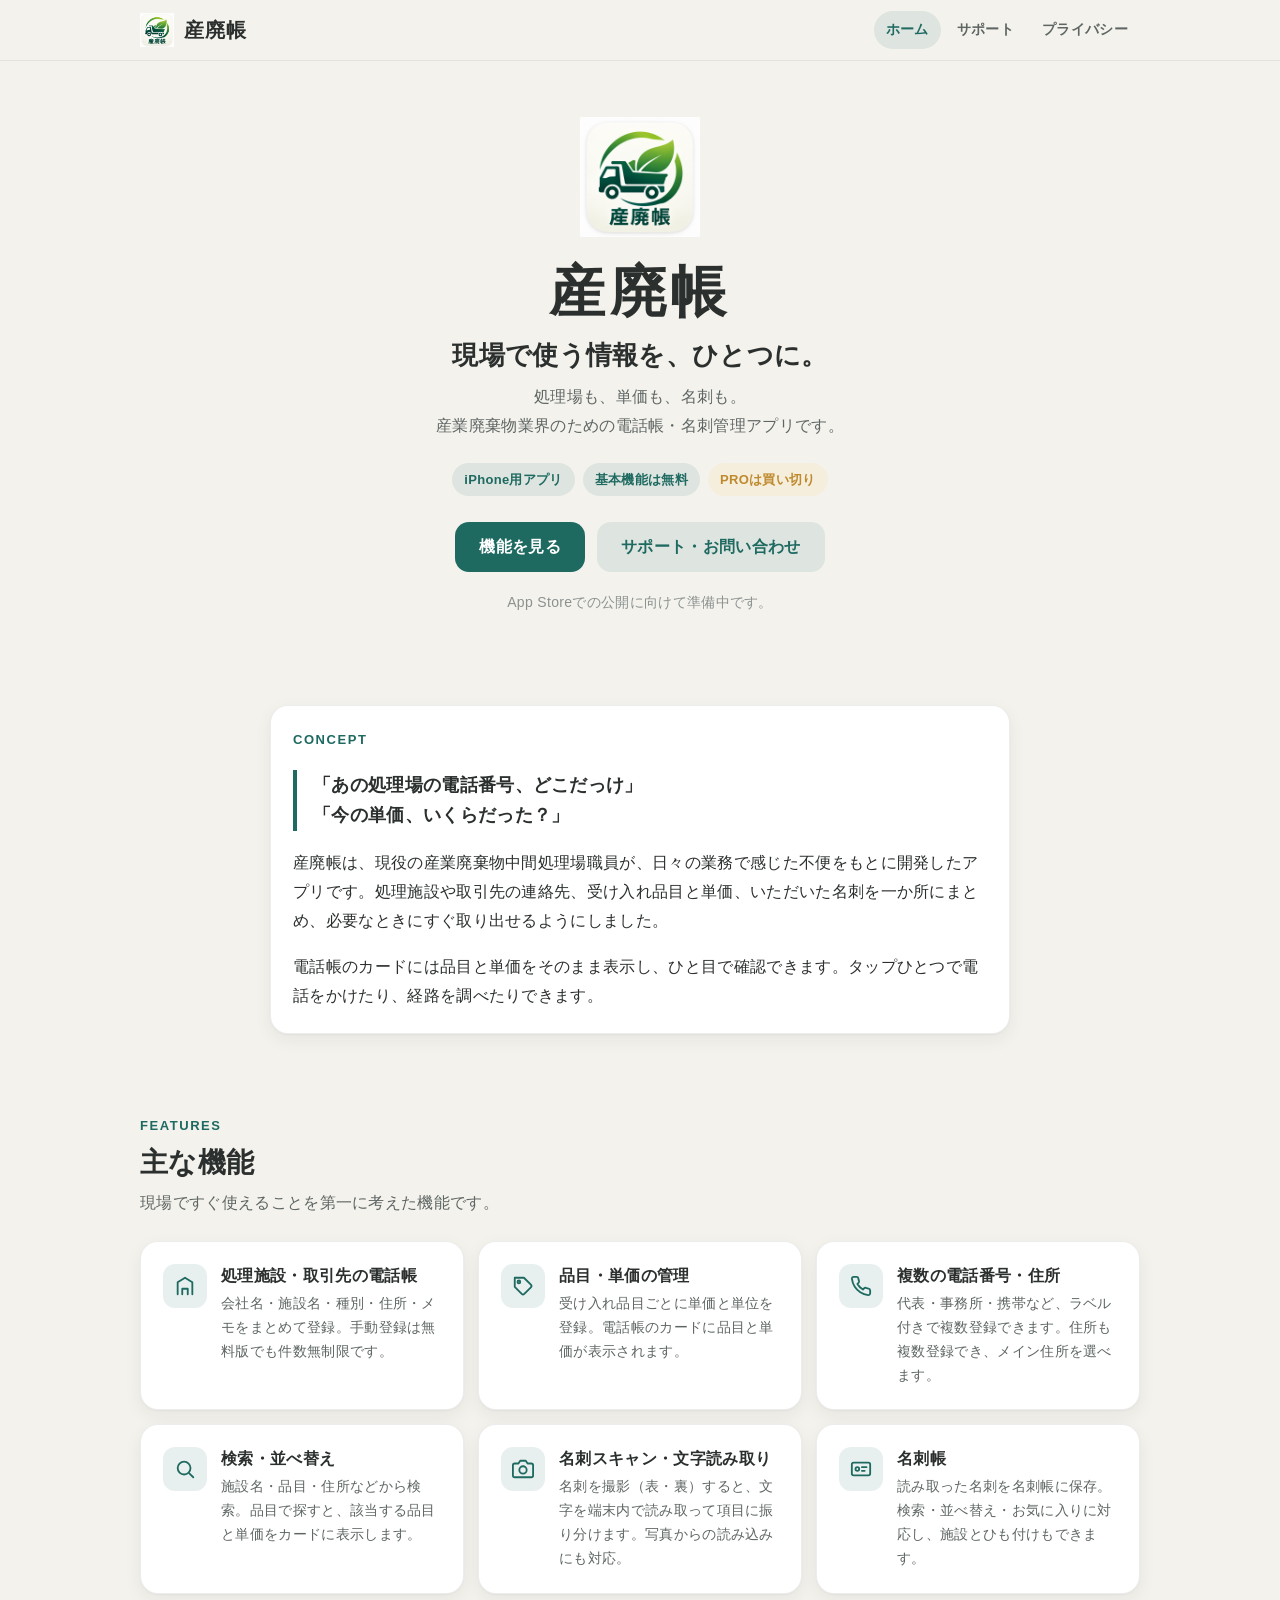
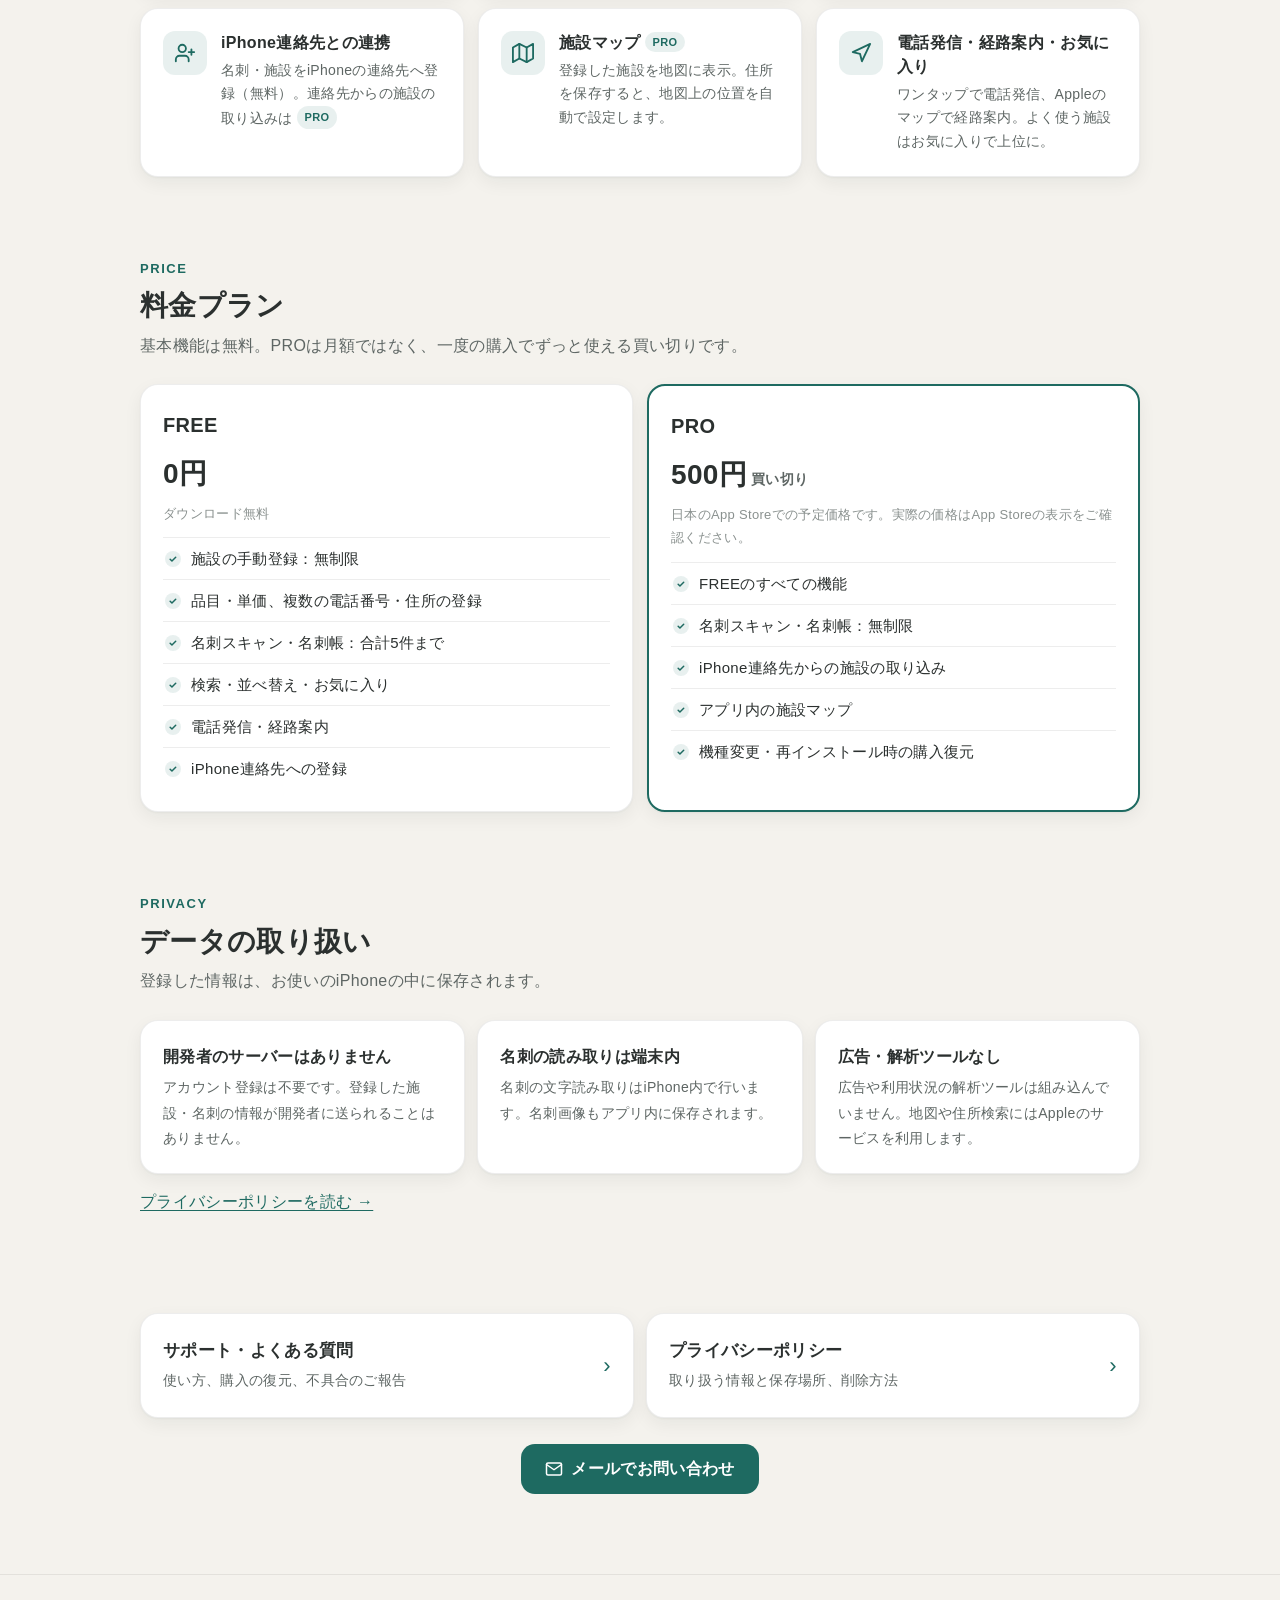
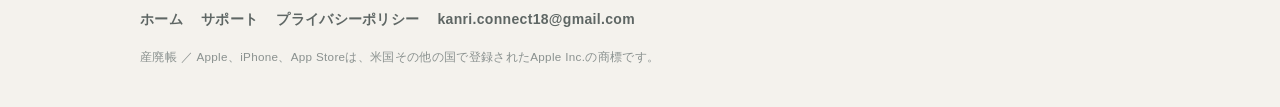
<file: index.html>
<!DOCTYPE html>
<html lang="ja">
<head>
  <meta charset="UTF-8">
  <meta name="viewport" content="width=device-width, initial-scale=1">
  <title>産廃帳｜処理場も、単価も、名刺も。現場で使う情報を、ひとつに。</title>
  <meta name="description" content="産廃帳は、現役の産業廃棄物中間処理場職員が現場での使いやすさを考えて開発した、産業廃棄物業界向けの電話帳・名刺管理iPhoneアプリです。">
  <meta name="theme-color" content="#F4F2ED">
  <link rel="icon" type="image/png" href="assets/app-icon.png">
  <link rel="apple-touch-icon" href="assets/app-icon.png">
  <link rel="stylesheet" href="assets/style.css">
</head>
<body>
  <a class="skip-link" href="#main">本文へ移動</a>

  <header class="site-header">
    <div class="container">
      <a class="brand" href="./"><img src="assets/app-icon.png" alt="" width="34" height="34"><span>産廃帳</span></a>
      <nav class="site-nav" aria-label="サイト内">
        <a href="./" aria-current="page">ホーム</a>
        <a href="support.html">サポート</a>
        <a href="privacy.html">プライバシー</a>
      </nav>
    </div>
  </header>

  <main id="main">
    <!-- ヒーロー -->
    <section class="hero">
      <div class="container">
        <img class="app-icon" src="assets/app-icon.png" alt="産廃帳のアプリアイコン" width="120" height="120">
        <h1>産廃帳</h1>
        <p class="catch">現場で使う情報を、ひとつに。</p>
        <p class="sub">処理場も、単価も、名刺も。<br>産業廃棄物業界のための電話帳・名刺管理アプリです。</p>
        <div class="badges">
          <span class="chip">iPhone用アプリ</span>
          <span class="chip">基本機能は無料</span>
          <span class="chip amber">PROは買い切り</span>
        </div>
        <div class="button-row">
          <a class="btn btn-primary" href="#features">機能を見る</a>
          <a class="btn btn-secondary" href="support.html">サポート・お問い合わせ</a>
        </div>
        <p class="status-note">App Storeでの公開に向けて準備中です。</p>
      </div>
    </section>

    <!-- 現場目線 -->
    <section class="section">
      <div class="container narrow">
        <div class="card story">
          <p class="eyebrow">CONCEPT</p>
          <p class="quote">「あの処理場の電話番号、どこだっけ」<br>「今の単価、いくらだった？」</p>
          <p>産廃帳は、現役の産業廃棄物中間処理場職員が、日々の業務で感じた不便をもとに開発したアプリです。処理施設や取引先の連絡先、受け入れ品目と単価、いただいた名刺を一か所にまとめ、必要なときにすぐ取り出せるようにしました。</p>
          <p>電話帳のカードには品目と単価をそのまま表示し、ひと目で確認できます。タップひとつで電話をかけたり、経路を調べたりできます。</p>
        </div>
      </div>
    </section>

    <!-- 機能 -->
    <section class="section" id="features">
      <div class="container">
        <p class="eyebrow">FEATURES</p>
        <h2 class="section-title">主な機能</h2>
        <p class="section-lead">現場ですぐ使えることを第一に考えた機能です。</p>

        <div class="feature-grid">
          <div class="card feature">
            <div class="icon" aria-hidden="true"><svg viewBox="0 0 24 24" fill="none" stroke="currentColor" stroke-width="2" stroke-linecap="round" stroke-linejoin="round"><path d="M4 21V8l8-5 8 5v13"/><path d="M9 21v-6h6v6"/></svg></div>
            <div><h3>処理施設・取引先の電話帳</h3><p>会社名・施設名・種別・住所・メモをまとめて登録。手動登録は無料版でも件数無制限です。</p></div>
          </div>
          <div class="card feature">
            <div class="icon" aria-hidden="true"><svg viewBox="0 0 24 24" fill="none" stroke="currentColor" stroke-width="2" stroke-linecap="round" stroke-linejoin="round"><path d="M20.6 13.4l-7.2 7.2a2 2 0 0 1-2.8 0L3 13V3h10l7.6 7.6a2 2 0 0 1 0 2.8z"/><circle cx="7.5" cy="7.5" r="1.5"/></svg></div>
            <div><h3>品目・単価の管理</h3><p>受け入れ品目ごとに単価と単位を登録。電話帳のカードに品目と単価が表示されます。</p></div>
          </div>
          <div class="card feature">
            <div class="icon" aria-hidden="true"><svg viewBox="0 0 24 24" fill="none" stroke="currentColor" stroke-width="2" stroke-linecap="round" stroke-linejoin="round"><path d="M22 16.9v3a2 2 0 0 1-2.2 2 19.8 19.8 0 0 1-8.6-3.1 19.5 19.5 0 0 1-6-6A19.8 19.8 0 0 1 2.1 4.2 2 2 0 0 1 4.1 2h3a2 2 0 0 1 2 1.7c.1.9.4 1.8.7 2.7a2 2 0 0 1-.5 2.1L8.1 9.8a16 16 0 0 0 6 6l1.3-1.3a2 2 0 0 1 2.1-.4c.9.3 1.8.6 2.7.7a2 2 0 0 1 1.7 2z"/></svg></div>
            <div><h3>複数の電話番号・住所</h3><p>代表・事務所・携帯など、ラベル付きで複数登録できます。住所も複数登録でき、メイン住所を選べます。</p></div>
          </div>
          <div class="card feature">
            <div class="icon" aria-hidden="true"><svg viewBox="0 0 24 24" fill="none" stroke="currentColor" stroke-width="2" stroke-linecap="round" stroke-linejoin="round"><circle cx="11" cy="11" r="7"/><path d="M21 21l-4.3-4.3"/></svg></div>
            <div><h3>検索・並べ替え</h3><p>施設名・品目・住所などから検索。品目で探すと、該当する品目と単価をカードに表示します。</p></div>
          </div>
          <div class="card feature">
            <div class="icon" aria-hidden="true"><svg viewBox="0 0 24 24" fill="none" stroke="currentColor" stroke-width="2" stroke-linecap="round" stroke-linejoin="round"><path d="M23 19a2 2 0 0 1-2 2H3a2 2 0 0 1-2-2V8a2 2 0 0 1 2-2h4l2-3h6l2 3h4a2 2 0 0 1 2 2z"/><circle cx="12" cy="13" r="4"/></svg></div>
            <div><h3>名刺スキャン・文字読み取り</h3><p>名刺を撮影（表・裏）すると、文字を端末内で読み取って項目に振り分けます。写真からの読み込みにも対応。</p></div>
          </div>
          <div class="card feature">
            <div class="icon" aria-hidden="true"><svg viewBox="0 0 24 24" fill="none" stroke="currentColor" stroke-width="2" stroke-linecap="round" stroke-linejoin="round"><rect x="2" y="5" width="20" height="14" rx="2"/><circle cx="8" cy="12" r="2"/><path d="M13 10h5M13 14h3"/></svg></div>
            <div><h3>名刺帳</h3><p>読み取った名刺を名刺帳に保存。検索・並べ替え・お気に入りに対応し、施設とひも付けもできます。</p></div>
          </div>
          <div class="card feature">
            <div class="icon" aria-hidden="true"><svg viewBox="0 0 24 24" fill="none" stroke="currentColor" stroke-width="2" stroke-linecap="round" stroke-linejoin="round"><path d="M16 21v-2a4 4 0 0 0-4-4H6a4 4 0 0 0-4 4v2"/><circle cx="9" cy="7" r="4"/><path d="M19 8v6M22 11h-6"/></svg></div>
            <div><h3>iPhone連絡先との連携</h3><p>名刺・施設をiPhoneの連絡先へ登録（無料）。連絡先からの施設の取り込みは<span class="chip">PRO</span></p></div>
          </div>
          <div class="card feature">
            <div class="icon" aria-hidden="true"><svg viewBox="0 0 24 24" fill="none" stroke="currentColor" stroke-width="2" stroke-linecap="round" stroke-linejoin="round"><path d="M1 6v16l7-4 8 4 7-4V2l-7 4-8-4-7 4z"/><path d="M8 2v16M16 6v16"/></svg></div>
            <div><h3>施設マップ<span class="chip">PRO</span></h3><p>登録した施設を地図に表示。住所を保存すると、地図上の位置を自動で設定します。</p></div>
          </div>
          <div class="card feature">
            <div class="icon" aria-hidden="true"><svg viewBox="0 0 24 24" fill="none" stroke="currentColor" stroke-width="2" stroke-linecap="round" stroke-linejoin="round"><polygon points="3 11 22 2 13 21 11 13 3 11"/></svg></div>
            <div><h3>電話発信・経路案内・お気に入り</h3><p>ワンタップで電話発信、Appleのマップで経路案内。よく使う施設はお気に入りで上位に。</p></div>
          </div>
        </div>
      </div>
    </section>

    <!-- 料金 -->
    <section class="section" id="pricing">
      <div class="container">
        <p class="eyebrow">PRICE</p>
        <h2 class="section-title">料金プラン</h2>
        <p class="section-lead">基本機能は無料。PROは月額ではなく、一度の購入でずっと使える買い切りです。</p>
        <div class="plan-grid">
          <div class="card plan">
            <h3>FREE</h3>
            <p class="price">0円</p>
            <p class="price-note">ダウンロード無料</p>
            <ul>
              <li>施設の手動登録：無制限</li>
              <li>品目・単価、複数の電話番号・住所の登録</li>
              <li>名刺スキャン・名刺帳：合計5件まで</li>
              <li>検索・並べ替え・お気に入り</li>
              <li>電話発信・経路案内</li>
              <li>iPhone連絡先への登録</li>
            </ul>
          </div>
          <div class="card plan pro">
            <h3>PRO</h3>
            <p class="price">500円<small>買い切り</small></p>
            <p class="price-note">日本のApp Storeでの予定価格です。実際の価格はApp Storeの表示をご確認ください。</p>
            <ul>
              <li>FREEのすべての機能</li>
              <li>名刺スキャン・名刺帳：無制限</li>
              <li>iPhone連絡先からの施設の取り込み</li>
              <li>アプリ内の施設マップ</li>
              <li>機種変更・再インストール時の購入復元</li>
            </ul>
          </div>
        </div>
      </div>
    </section>

    <!-- 安心ポイント -->
    <section class="section">
      <div class="container">
        <p class="eyebrow">PRIVACY</p>
        <h2 class="section-title">データの取り扱い</h2>
        <p class="section-lead">登録した情報は、お使いのiPhoneの中に保存されます。</p>
        <div class="trust-grid">
          <div class="card trust">
            <h3>開発者のサーバーはありません</h3>
            <p>アカウント登録は不要です。登録した施設・名刺の情報が開発者に送られることはありません。</p>
          </div>
          <div class="card trust">
            <h3>名刺の読み取りは端末内</h3>
            <p>名刺の文字読み取りはiPhone内で行います。名刺画像もアプリ内に保存されます。</p>
          </div>
          <div class="card trust">
            <h3>広告・解析ツールなし</h3>
            <p>広告や利用状況の解析ツールは組み込んでいません。地図や住所検索にはAppleのサービスを利用します。</p>
          </div>
        </div>
        <p style="margin-top:14px;"><a href="privacy.html">プライバシーポリシーを読む →</a></p>
      </div>
    </section>

    <!-- リンク -->
    <section class="section">
      <div class="container">
        <div class="link-grid">
          <a class="card link-card" href="support.html">
            <div><strong>サポート・よくある質問</strong><span>使い方、購入の復元、不具合のご報告</span></div>
            <span class="arrow" aria-hidden="true">›</span>
          </a>
          <a class="card link-card" href="privacy.html">
            <div><strong>プライバシーポリシー</strong><span>取り扱う情報と保存場所、削除方法</span></div>
            <span class="arrow" aria-hidden="true">›</span>
          </a>
        </div>
        <div class="button-row">
          <a class="btn btn-primary" href="mailto:kanri.connect18@gmail.com?subject=%E3%80%90%E7%94%A3%E5%BB%83%E5%B8%B3%E3%80%91%E3%81%8A%E5%95%8F%E3%81%84%E5%90%88%E3%82%8F%E3%81%9B">
            <svg viewBox="0 0 24 24" fill="none" stroke="currentColor" stroke-width="2" stroke-linecap="round" stroke-linejoin="round" aria-hidden="true"><rect x="2" y="4" width="20" height="16" rx="2"/><path d="M22 6l-10 7L2 6"/></svg>
            メールでお問い合わせ
          </a>
        </div>
      </div>
    </section>
  </main>

  <footer class="site-footer">
    <div class="container">
      <nav class="footer-nav" aria-label="フッター">
        <a href="./">ホーム</a>
        <a href="support.html">サポート</a>
        <a href="privacy.html">プライバシーポリシー</a>
        <a href="mailto:kanri.connect18@gmail.com">kanri.connect18@gmail.com</a>
      </nav>
      <small>産廃帳 ／ Apple、iPhone、App Storeは、米国その他の国で登録されたApple Inc.の商標です。</small>
    </div>
  </footer>
</body>
</html>
</file>
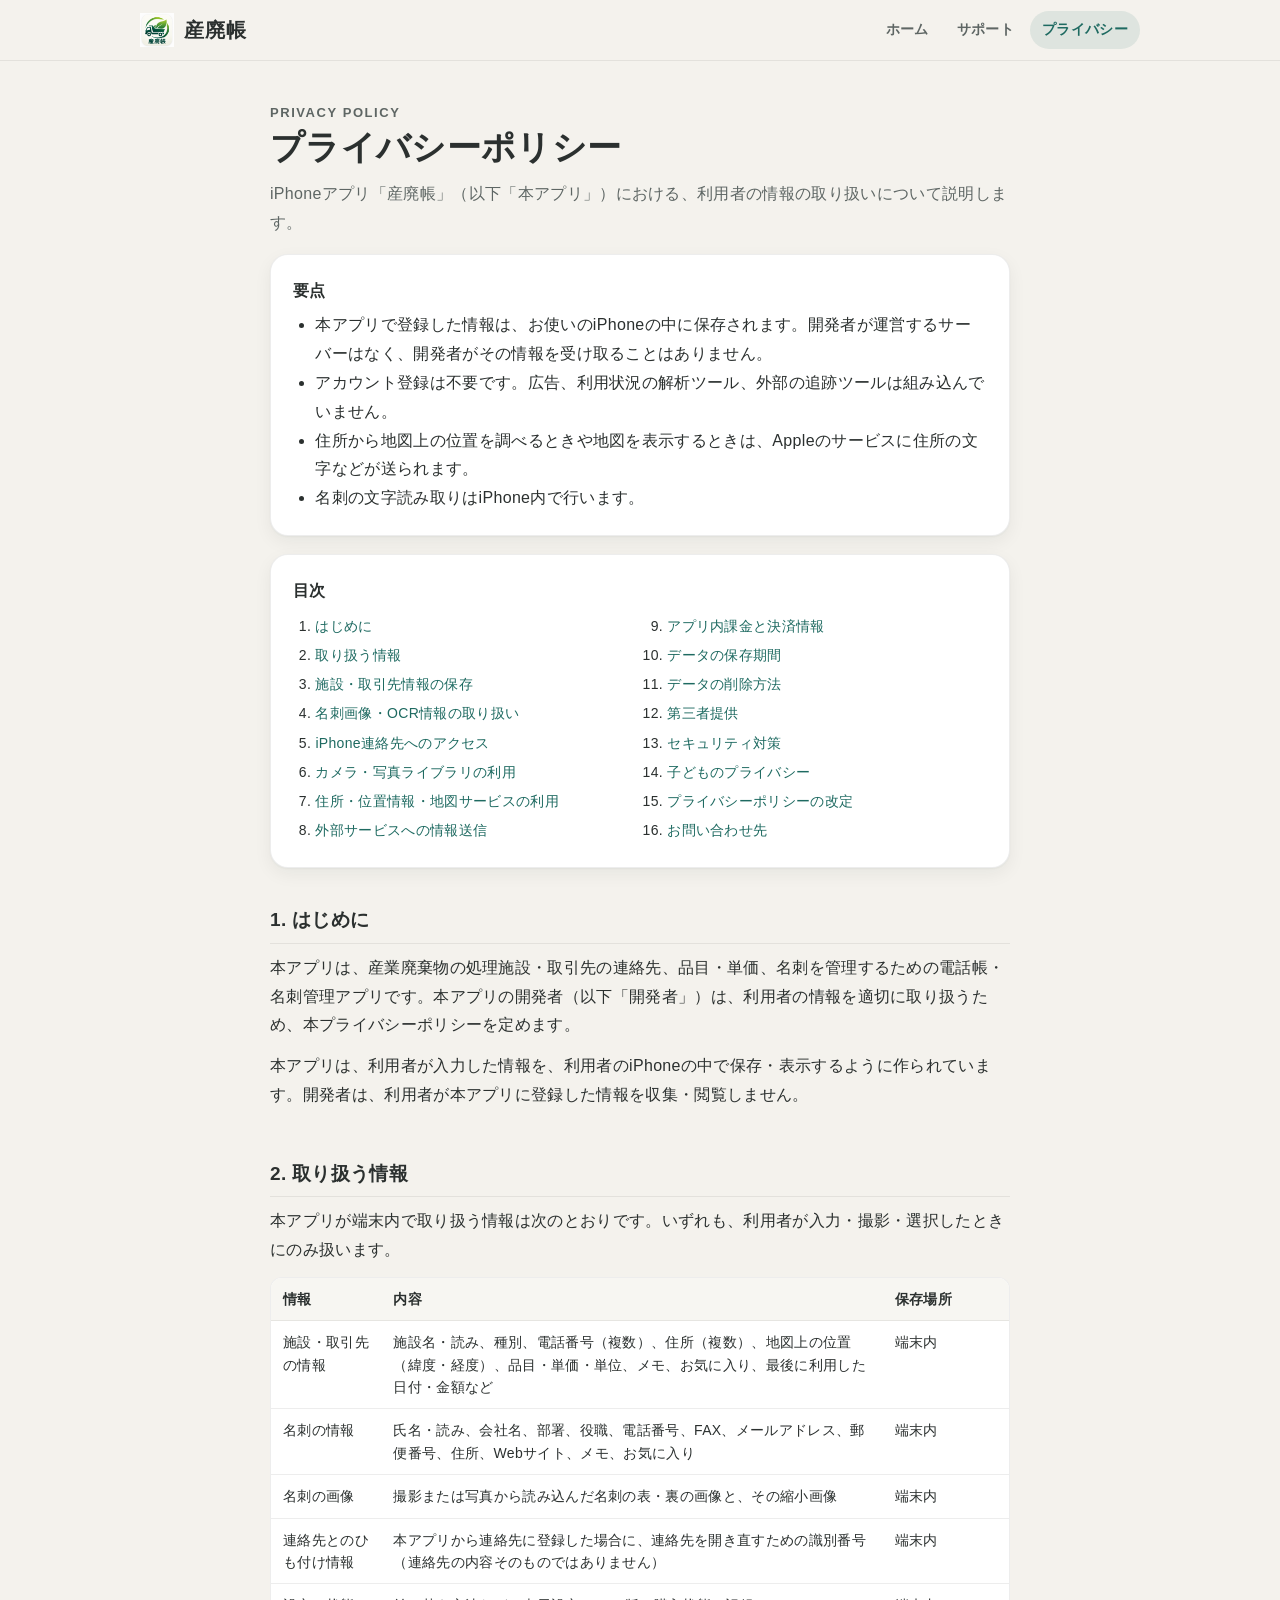
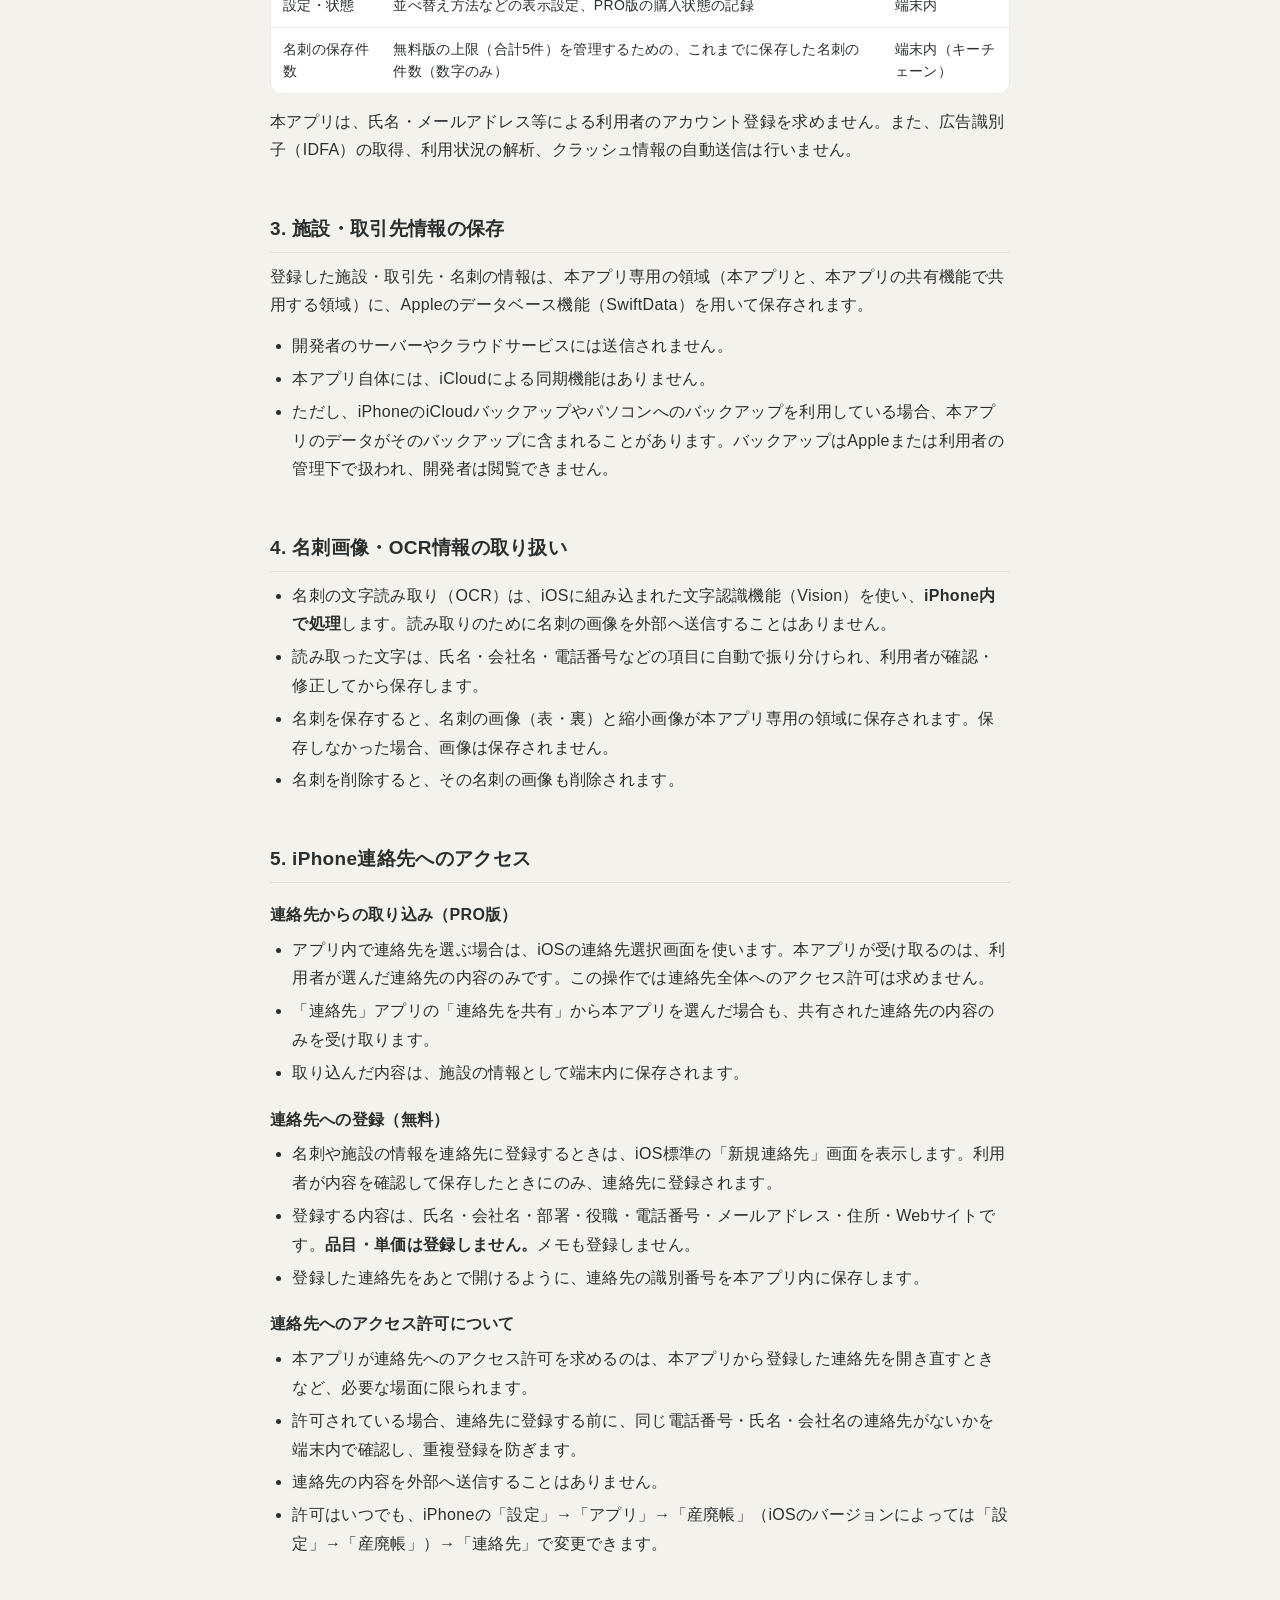
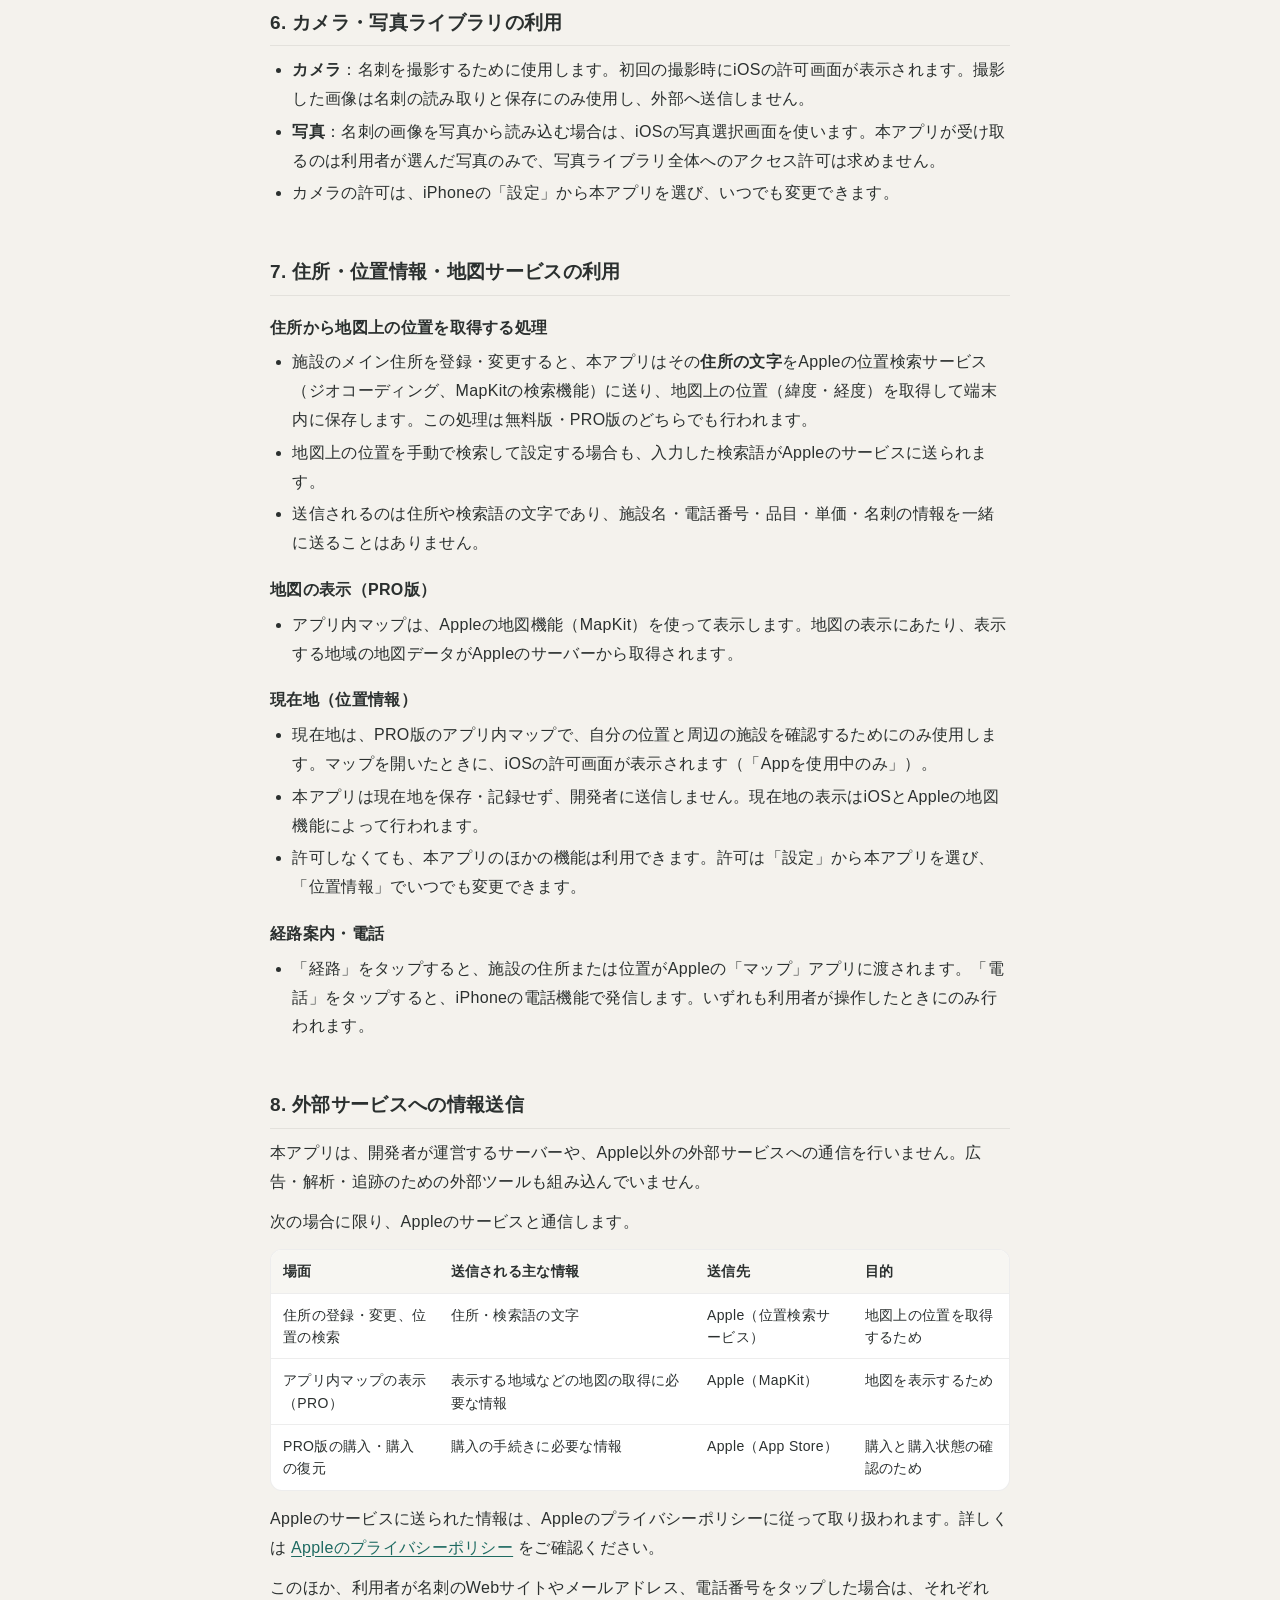
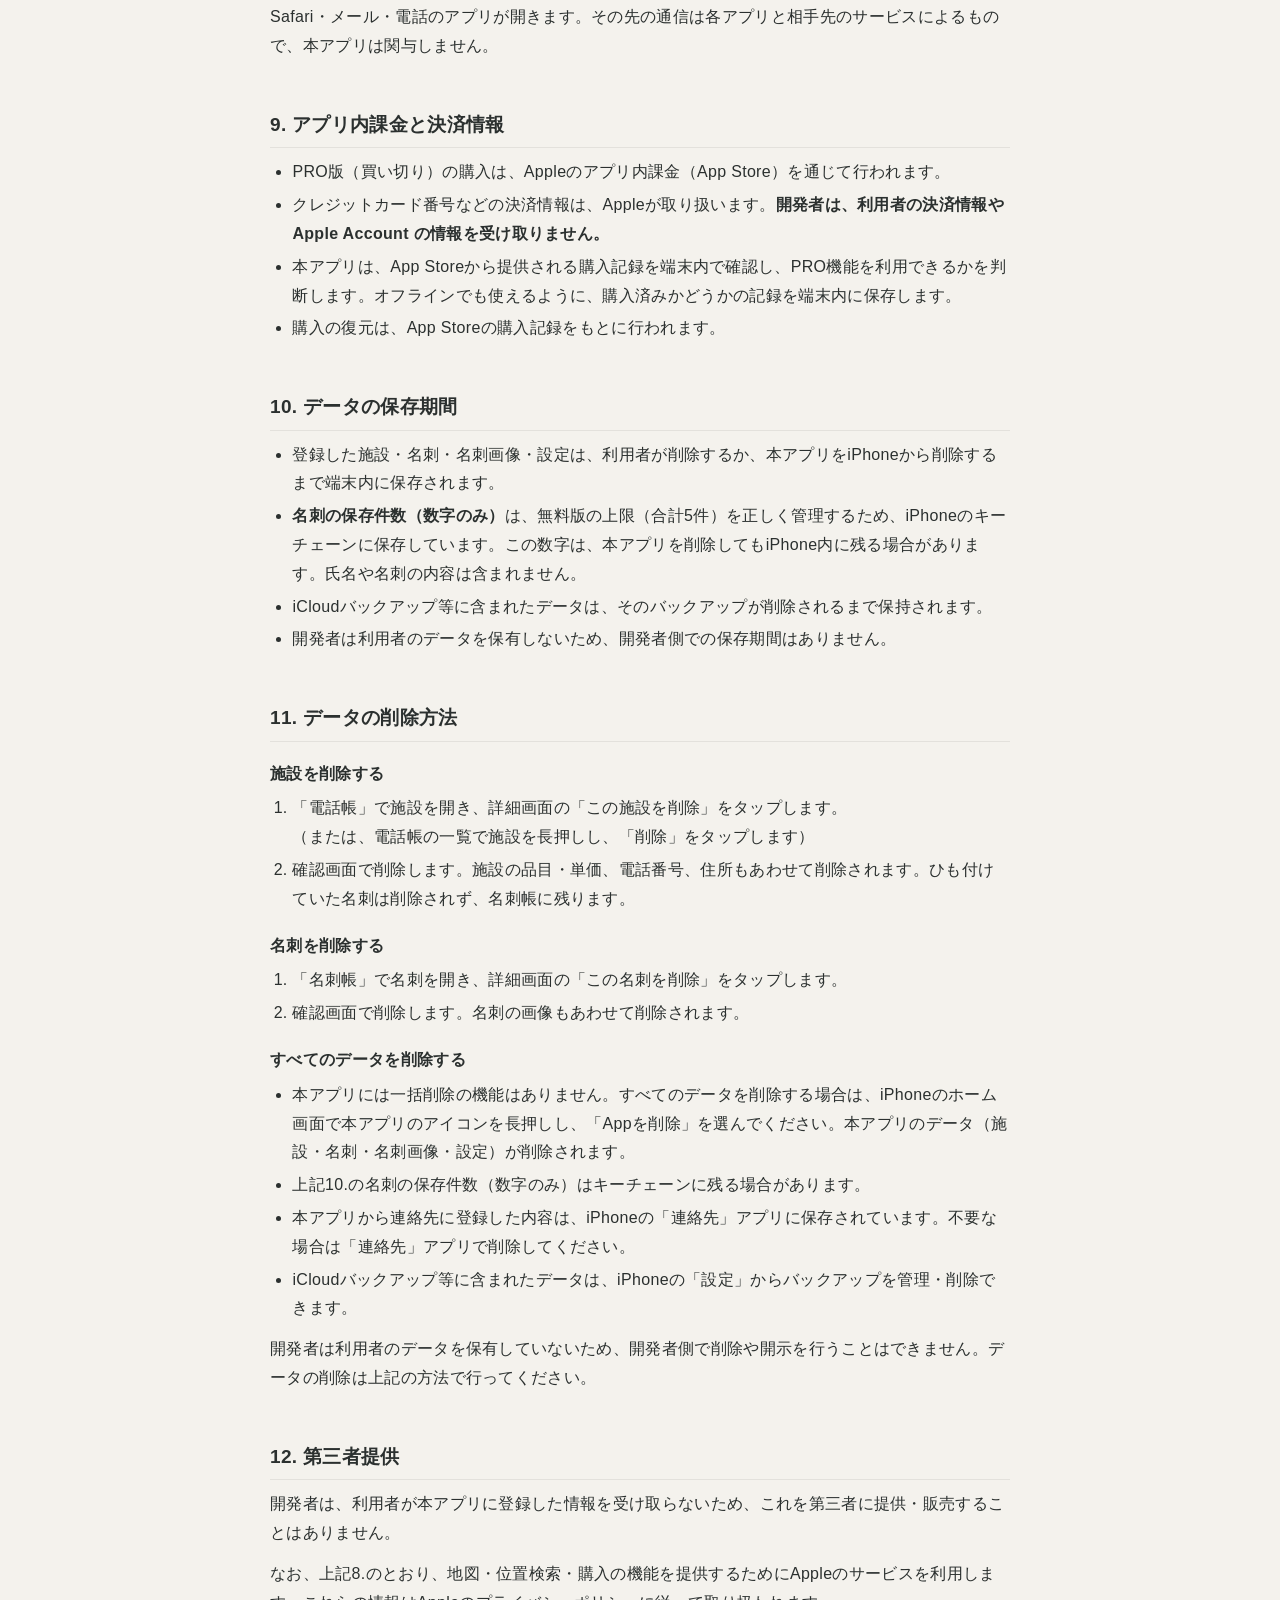
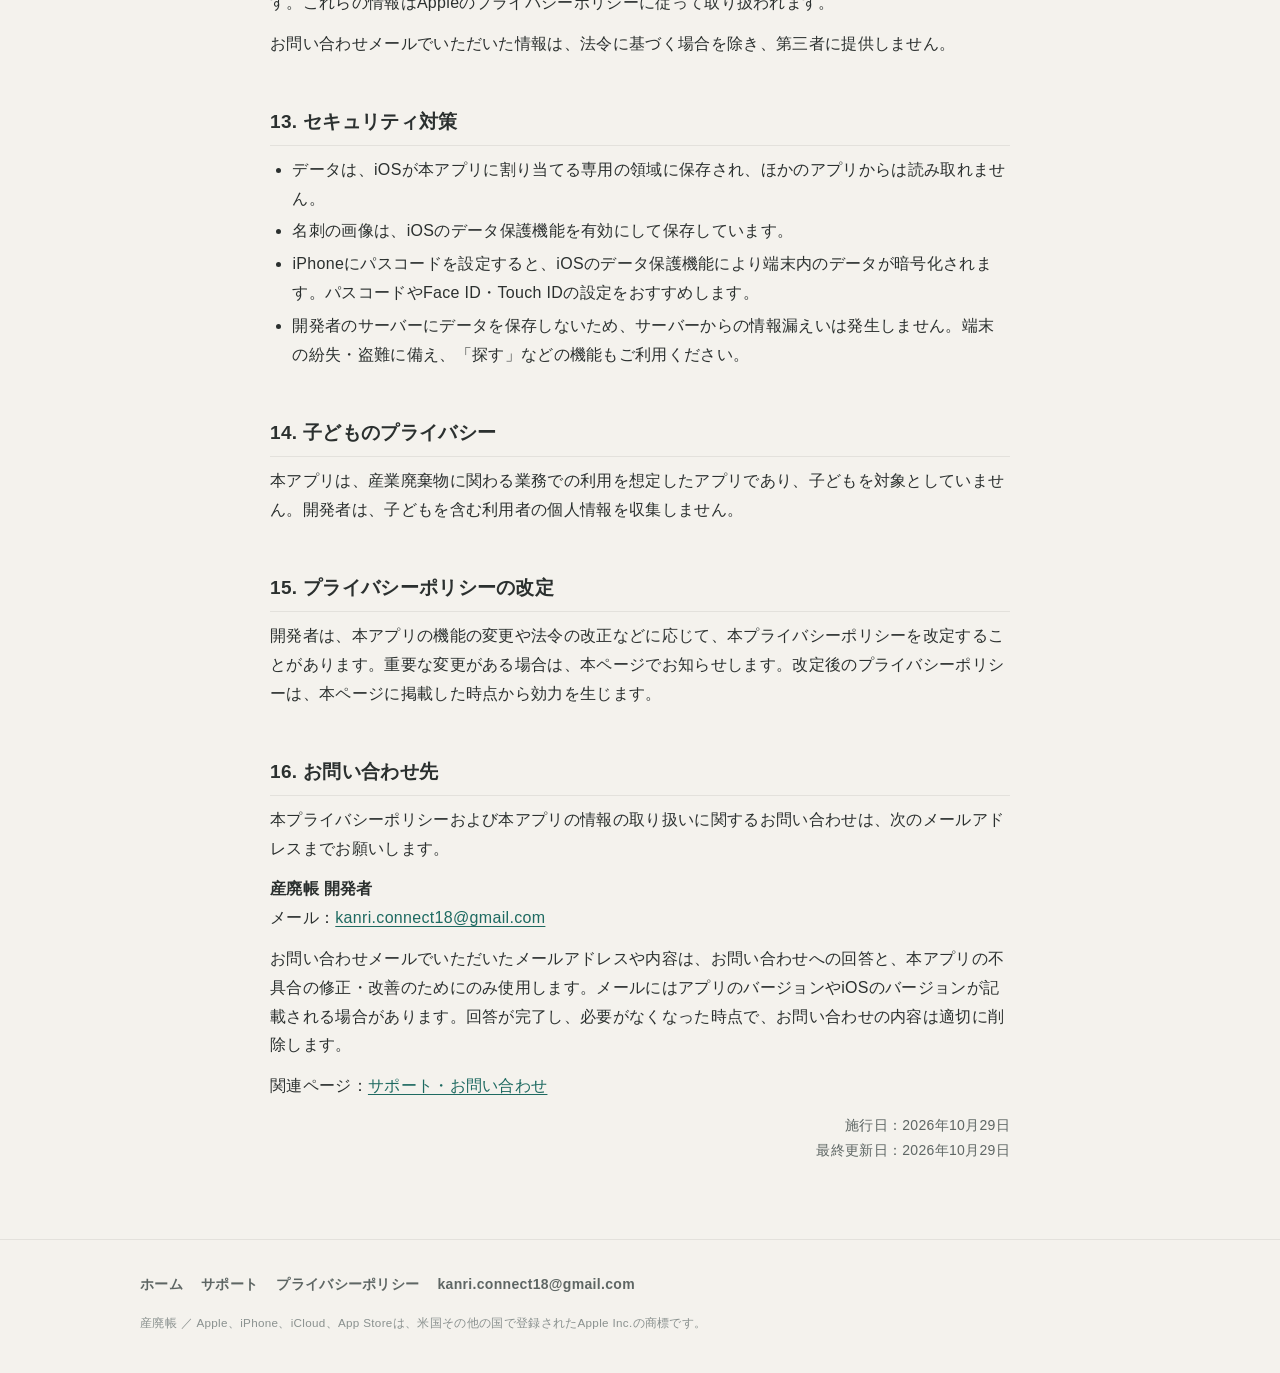
<file: privacy.html>
<!DOCTYPE html>
<html lang="ja">
<head>
  <meta charset="UTF-8">
  <meta name="viewport" content="width=device-width, initial-scale=1">
  <title>プライバシーポリシー｜産廃帳</title>
  <meta name="description" content="iPhoneアプリ「産廃帳」のプライバシーポリシーです。取り扱う情報、保存場所、外部サービスへの送信、削除方法について説明します。">
  <meta name="theme-color" content="#F4F2ED">
  <link rel="icon" type="image/png" href="assets/app-icon.png">
  <link rel="apple-touch-icon" href="assets/app-icon.png">
  <link rel="stylesheet" href="assets/style.css">
</head>
<body>
  <a class="skip-link" href="#main">本文へ移動</a>

  <header class="site-header">
    <div class="container">
      <a class="brand" href="./"><img src="assets/app-icon.png" alt="" width="34" height="34"><span>産廃帳</span></a>
      <nav class="site-nav" aria-label="サイト内">
        <a href="./">ホーム</a>
        <a href="support.html">サポート</a>
        <a href="privacy.html" aria-current="page">プライバシー</a>
      </nav>
    </div>
  </header>

  <main id="main" class="container narrow">
    <div class="page-head">
      <p class="eyebrow">PRIVACY POLICY</p>
      <h1>プライバシーポリシー</h1>
      <p>iPhoneアプリ「産廃帳」（以下「本アプリ」）における、利用者の情報の取り扱いについて説明します。</p>
    </div>

    <div class="card note-summary" style="margin-bottom:18px;">
      <p style="margin:0 0 6px;font-weight:700;">要点</p>
      <ul style="margin:0;padding-left:1.4em;">
        <li>本アプリで登録した情報は、お使いのiPhoneの中に保存されます。開発者が運営するサーバーはなく、開発者がその情報を受け取ることはありません。</li>
        <li>アカウント登録は不要です。広告、利用状況の解析ツール、外部の追跡ツールは組み込んでいません。</li>
        <li>住所から地図上の位置を調べるときや地図を表示するときは、Appleのサービスに住所の文字などが送られます。</li>
        <li>名刺の文字読み取りはiPhone内で行います。</li>
      </ul>
    </div>

    <nav class="card toc" aria-label="目次">
      <p style="margin:0 0 6px;font-weight:700;">目次</p>
      <ol>
        <li><a href="#s1">はじめに</a></li>
        <li><a href="#s2">取り扱う情報</a></li>
        <li><a href="#s3">施設・取引先情報の保存</a></li>
        <li><a href="#s4">名刺画像・OCR情報の取り扱い</a></li>
        <li><a href="#s5">iPhone連絡先へのアクセス</a></li>
        <li><a href="#s6">カメラ・写真ライブラリの利用</a></li>
        <li><a href="#s7">住所・位置情報・地図サービスの利用</a></li>
        <li><a href="#s8">外部サービスへの情報送信</a></li>
        <li><a href="#s9">アプリ内課金と決済情報</a></li>
        <li><a href="#s10">データの保存期間</a></li>
        <li><a href="#s11">データの削除方法</a></li>
        <li><a href="#s12">第三者提供</a></li>
        <li><a href="#s13">セキュリティ対策</a></li>
        <li><a href="#s14">子どものプライバシー</a></li>
        <li><a href="#s15">プライバシーポリシーの改定</a></li>
        <li><a href="#s16">お問い合わせ先</a></li>
      </ol>
    </nav>

    <article class="doc">
      <section id="s1">
        <h2>1. はじめに</h2>
        <p>本アプリは、産業廃棄物の処理施設・取引先の連絡先、品目・単価、名刺を管理するための電話帳・名刺管理アプリです。本アプリの開発者（以下「開発者」）は、利用者の情報を適切に取り扱うため、本プライバシーポリシーを定めます。</p>
        <p>本アプリは、利用者が入力した情報を、利用者のiPhoneの中で保存・表示するように作られています。開発者は、利用者が本アプリに登録した情報を収集・閲覧しません。</p>
      </section>

      <section id="s2">
        <h2>2. 取り扱う情報</h2>
        <p>本アプリが端末内で取り扱う情報は次のとおりです。いずれも、利用者が入力・撮影・選択したときにのみ扱います。</p>
        <div class="table-wrap">
          <table>
            <thead><tr><th>情報</th><th>内容</th><th>保存場所</th></tr></thead>
            <tbody>
              <tr><td data-label="情報">施設・取引先の情報</td><td data-label="内容">施設名・読み、種別、電話番号（複数）、住所（複数）、地図上の位置（緯度・経度）、品目・単価・単位、メモ、お気に入り、最後に利用した日付・金額など</td><td data-label="保存場所">端末内</td></tr>
              <tr><td data-label="情報">名刺の情報</td><td data-label="内容">氏名・読み、会社名、部署、役職、電話番号、FAX、メールアドレス、郵便番号、住所、Webサイト、メモ、お気に入り</td><td data-label="保存場所">端末内</td></tr>
              <tr><td data-label="情報">名刺の画像</td><td data-label="内容">撮影または写真から読み込んだ名刺の表・裏の画像と、その縮小画像</td><td data-label="保存場所">端末内</td></tr>
              <tr><td data-label="情報">連絡先とのひも付け情報</td><td data-label="内容">本アプリから連絡先に登録した場合に、連絡先を開き直すための識別番号（連絡先の内容そのものではありません）</td><td data-label="保存場所">端末内</td></tr>
              <tr><td data-label="情報">設定・状態</td><td data-label="内容">並べ替え方法などの表示設定、PRO版の購入状態の記録</td><td data-label="保存場所">端末内</td></tr>
              <tr><td data-label="情報">名刺の保存件数</td><td data-label="内容">無料版の上限（合計5件）を管理するための、これまでに保存した名刺の件数（数字のみ）</td><td data-label="保存場所">端末内（キーチェーン）</td></tr>
            </tbody>
          </table>
        </div>
        <p>本アプリは、氏名・メールアドレス等による利用者のアカウント登録を求めません。また、広告識別子（IDFA）の取得、利用状況の解析、クラッシュ情報の自動送信は行いません。</p>
      </section>

      <section id="s3">
        <h2>3. 施設・取引先情報の保存</h2>
        <p>登録した施設・取引先・名刺の情報は、本アプリ専用の領域（本アプリと、本アプリの共有機能で共用する領域）に、Appleのデータベース機能（SwiftData）を用いて保存されます。</p>
        <ul>
          <li>開発者のサーバーやクラウドサービスには送信されません。</li>
          <li>本アプリ自体には、iCloudによる同期機能はありません。</li>
          <li>ただし、iPhoneのiCloudバックアップやパソコンへのバックアップを利用している場合、本アプリのデータがそのバックアップに含まれることがあります。バックアップはAppleまたは利用者の管理下で扱われ、開発者は閲覧できません。</li>
        </ul>
      </section>

      <section id="s4">
        <h2>4. 名刺画像・OCR情報の取り扱い</h2>
        <ul>
          <li>名刺の文字読み取り（OCR）は、iOSに組み込まれた文字認識機能（Vision）を使い、<strong>iPhone内で処理</strong>します。読み取りのために名刺の画像を外部へ送信することはありません。</li>
          <li>読み取った文字は、氏名・会社名・電話番号などの項目に自動で振り分けられ、利用者が確認・修正してから保存します。</li>
          <li>名刺を保存すると、名刺の画像（表・裏）と縮小画像が本アプリ専用の領域に保存されます。保存しなかった場合、画像は保存されません。</li>
          <li>名刺を削除すると、その名刺の画像も削除されます。</li>
        </ul>
      </section>

      <section id="s5">
        <h2>5. iPhone連絡先へのアクセス</h2>
        <h3>連絡先からの取り込み（PRO版）</h3>
        <ul>
          <li>アプリ内で連絡先を選ぶ場合は、iOSの連絡先選択画面を使います。本アプリが受け取るのは、利用者が選んだ連絡先の内容のみです。この操作では連絡先全体へのアクセス許可は求めません。</li>
          <li>「連絡先」アプリの「連絡先を共有」から本アプリを選んだ場合も、共有された連絡先の内容のみを受け取ります。</li>
          <li>取り込んだ内容は、施設の情報として端末内に保存されます。</li>
        </ul>
        <h3>連絡先への登録（無料）</h3>
        <ul>
          <li>名刺や施設の情報を連絡先に登録するときは、iOS標準の「新規連絡先」画面を表示します。利用者が内容を確認して保存したときにのみ、連絡先に登録されます。</li>
          <li>登録する内容は、氏名・会社名・部署・役職・電話番号・メールアドレス・住所・Webサイトです。<strong>品目・単価は登録しません。</strong>メモも登録しません。</li>
          <li>登録した連絡先をあとで開けるように、連絡先の識別番号を本アプリ内に保存します。</li>
        </ul>
        <h3>連絡先へのアクセス許可について</h3>
        <ul>
          <li>本アプリが連絡先へのアクセス許可を求めるのは、本アプリから登録した連絡先を開き直すときなど、必要な場面に限られます。</li>
          <li>許可されている場合、連絡先に登録する前に、同じ電話番号・氏名・会社名の連絡先がないかを端末内で確認し、重複登録を防ぎます。</li>
          <li>連絡先の内容を外部へ送信することはありません。</li>
          <li>許可はいつでも、iPhoneの「設定」→「アプリ」→「産廃帳」（iOSのバージョンによっては「設定」→「産廃帳」）→「連絡先」で変更できます。</li>
        </ul>
      </section>

      <section id="s6">
        <h2>6. カメラ・写真ライブラリの利用</h2>
        <ul>
          <li><strong>カメラ</strong>：名刺を撮影するために使用します。初回の撮影時にiOSの許可画面が表示されます。撮影した画像は名刺の読み取りと保存にのみ使用し、外部へ送信しません。</li>
          <li><strong>写真</strong>：名刺の画像を写真から読み込む場合は、iOSの写真選択画面を使います。本アプリが受け取るのは利用者が選んだ写真のみで、写真ライブラリ全体へのアクセス許可は求めません。</li>
          <li>カメラの許可は、iPhoneの「設定」から本アプリを選び、いつでも変更できます。</li>
        </ul>
      </section>

      <section id="s7">
        <h2>7. 住所・位置情報・地図サービスの利用</h2>
        <h3>住所から地図上の位置を取得する処理</h3>
        <ul>
          <li>施設のメイン住所を登録・変更すると、本アプリはその<strong>住所の文字</strong>をAppleの位置検索サービス（ジオコーディング、MapKitの検索機能）に送り、地図上の位置（緯度・経度）を取得して端末内に保存します。この処理は無料版・PRO版のどちらでも行われます。</li>
          <li>地図上の位置を手動で検索して設定する場合も、入力した検索語がAppleのサービスに送られます。</li>
          <li>送信されるのは住所や検索語の文字であり、施設名・電話番号・品目・単価・名刺の情報を一緒に送ることはありません。</li>
        </ul>
        <h3>地図の表示（PRO版）</h3>
        <ul>
          <li>アプリ内マップは、Appleの地図機能（MapKit）を使って表示します。地図の表示にあたり、表示する地域の地図データがAppleのサーバーから取得されます。</li>
        </ul>
        <h3>現在地（位置情報）</h3>
        <ul>
          <li>現在地は、PRO版のアプリ内マップで、自分の位置と周辺の施設を確認するためにのみ使用します。マップを開いたときに、iOSの許可画面が表示されます（「Appを使用中のみ」）。</li>
          <li>本アプリは現在地を保存・記録せず、開発者に送信しません。現在地の表示はiOSとAppleの地図機能によって行われます。</li>
          <li>許可しなくても、本アプリのほかの機能は利用できます。許可は「設定」から本アプリを選び、「位置情報」でいつでも変更できます。</li>
        </ul>
        <h3>経路案内・電話</h3>
        <ul>
          <li>「経路」をタップすると、施設の住所または位置がAppleの「マップ」アプリに渡されます。「電話」をタップすると、iPhoneの電話機能で発信します。いずれも利用者が操作したときにのみ行われます。</li>
        </ul>
      </section>

      <section id="s8">
        <h2>8. 外部サービスへの情報送信</h2>
        <p>本アプリは、開発者が運営するサーバーや、Apple以外の外部サービスへの通信を行いません。広告・解析・追跡のための外部ツールも組み込んでいません。</p>
        <p>次の場合に限り、Appleのサービスと通信します。</p>
        <div class="table-wrap">
          <table>
            <thead><tr><th>場面</th><th>送信される主な情報</th><th>送信先</th><th>目的</th></tr></thead>
            <tbody>
              <tr><td data-label="場面">住所の登録・変更、位置の検索</td><td data-label="送信される主な情報">住所・検索語の文字</td><td data-label="送信先">Apple（位置検索サービス）</td><td data-label="目的">地図上の位置を取得するため</td></tr>
              <tr><td data-label="場面">アプリ内マップの表示（PRO）</td><td data-label="送信される主な情報">表示する地域などの地図の取得に必要な情報</td><td data-label="送信先">Apple（MapKit）</td><td data-label="目的">地図を表示するため</td></tr>
              <tr><td data-label="場面">PRO版の購入・購入の復元</td><td data-label="送信される主な情報">購入の手続きに必要な情報</td><td data-label="送信先">Apple（App Store）</td><td data-label="目的">購入と購入状態の確認のため</td></tr>
            </tbody>
          </table>
        </div>
        <p>Appleのサービスに送られた情報は、Appleのプライバシーポリシーに従って取り扱われます。詳しくは <a href="https://www.apple.com/jp/legal/privacy/" target="_blank" rel="noopener">Appleのプライバシーポリシー</a> をご確認ください。</p>
        <p>このほか、利用者が名刺のWebサイトやメールアドレス、電話番号をタップした場合は、それぞれSafari・メール・電話のアプリが開きます。その先の通信は各アプリと相手先のサービスによるもので、本アプリは関与しません。</p>
      </section>

      <section id="s9">
        <h2>9. アプリ内課金と決済情報</h2>
        <ul>
          <li>PRO版（買い切り）の購入は、Appleのアプリ内課金（App Store）を通じて行われます。</li>
          <li>クレジットカード番号などの決済情報は、Appleが取り扱います。<strong>開発者は、利用者の決済情報や Apple Account の情報を受け取りません。</strong></li>
          <li>本アプリは、App Storeから提供される購入記録を端末内で確認し、PRO機能を利用できるかを判断します。オフラインでも使えるように、購入済みかどうかの記録を端末内に保存します。</li>
          <li>購入の復元は、App Storeの購入記録をもとに行われます。</li>
        </ul>
      </section>

      <section id="s10">
        <h2>10. データの保存期間</h2>
        <ul>
          <li>登録した施設・名刺・名刺画像・設定は、利用者が削除するか、本アプリをiPhoneから削除するまで端末内に保存されます。</li>
          <li><strong>名刺の保存件数（数字のみ）</strong>は、無料版の上限（合計5件）を正しく管理するため、iPhoneのキーチェーンに保存しています。この数字は、本アプリを削除してもiPhone内に残る場合があります。氏名や名刺の内容は含まれません。</li>
          <li>iCloudバックアップ等に含まれたデータは、そのバックアップが削除されるまで保持されます。</li>
          <li>開発者は利用者のデータを保有しないため、開発者側での保存期間はありません。</li>
        </ul>
      </section>

      <section id="s11">
        <h2>11. データの削除方法</h2>
        <h3>施設を削除する</h3>
        <ol>
          <li>「電話帳」で施設を開き、詳細画面の「この施設を削除」をタップします。<br>（または、電話帳の一覧で施設を長押しし、「削除」をタップします）</li>
          <li>確認画面で削除します。施設の品目・単価、電話番号、住所もあわせて削除されます。ひも付けていた名刺は削除されず、名刺帳に残ります。</li>
        </ol>
        <h3>名刺を削除する</h3>
        <ol>
          <li>「名刺帳」で名刺を開き、詳細画面の「この名刺を削除」をタップします。</li>
          <li>確認画面で削除します。名刺の画像もあわせて削除されます。</li>
        </ol>
        <h3>すべてのデータを削除する</h3>
        <ul>
          <li>本アプリには一括削除の機能はありません。すべてのデータを削除する場合は、iPhoneのホーム画面で本アプリのアイコンを長押しし、「Appを削除」を選んでください。本アプリのデータ（施設・名刺・名刺画像・設定）が削除されます。</li>
          <li>上記10.の名刺の保存件数（数字のみ）はキーチェーンに残る場合があります。</li>
          <li>本アプリから連絡先に登録した内容は、iPhoneの「連絡先」アプリに保存されています。不要な場合は「連絡先」アプリで削除してください。</li>
          <li>iCloudバックアップ等に含まれたデータは、iPhoneの「設定」からバックアップを管理・削除できます。</li>
        </ul>
        <p>開発者は利用者のデータを保有していないため、開発者側で削除や開示を行うことはできません。データの削除は上記の方法で行ってください。</p>
      </section>

      <section id="s12">
        <h2>12. 第三者提供</h2>
        <p>開発者は、利用者が本アプリに登録した情報を受け取らないため、これを第三者に提供・販売することはありません。</p>
        <p>なお、上記8.のとおり、地図・位置検索・購入の機能を提供するためにAppleのサービスを利用します。これらの情報はAppleのプライバシーポリシーに従って取り扱われます。</p>
        <p>お問い合わせメールでいただいた情報は、法令に基づく場合を除き、第三者に提供しません。</p>
      </section>

      <section id="s13">
        <h2>13. セキュリティ対策</h2>
        <ul>
          <li>データは、iOSが本アプリに割り当てる専用の領域に保存され、ほかのアプリからは読み取れません。</li>
          <li>名刺の画像は、iOSのデータ保護機能を有効にして保存しています。</li>
          <li>iPhoneにパスコードを設定すると、iOSのデータ保護機能により端末内のデータが暗号化されます。パスコードやFace ID・Touch IDの設定をおすすめします。</li>
          <li>開発者のサーバーにデータを保存しないため、サーバーからの情報漏えいは発生しません。端末の紛失・盗難に備え、「探す」などの機能もご利用ください。</li>
        </ul>
      </section>

      <section id="s14">
        <h2>14. 子どものプライバシー</h2>
        <p>本アプリは、産業廃棄物に関わる業務での利用を想定したアプリであり、子どもを対象としていません。開発者は、子どもを含む利用者の個人情報を収集しません。</p>
      </section>

      <section id="s15">
        <h2>15. プライバシーポリシーの改定</h2>
        <p>開発者は、本アプリの機能の変更や法令の改正などに応じて、本プライバシーポリシーを改定することがあります。重要な変更がある場合は、本ページでお知らせします。改定後のプライバシーポリシーは、本ページに掲載した時点から効力を生じます。</p>
      </section>

      <section id="s16">
        <h2>16. お問い合わせ先</h2>
        <p>本プライバシーポリシーおよび本アプリの情報の取り扱いに関するお問い合わせは、次のメールアドレスまでお願いします。</p>
        <p><strong>産廃帳 開発者</strong><br>メール：<a href="mailto:kanri.connect18@gmail.com?subject=%E3%80%90%E7%94%A3%E5%BB%83%E5%B8%B3%E3%80%91%E3%83%97%E3%83%A9%E3%82%A4%E3%83%90%E3%82%B7%E3%83%BC%E3%81%AB%E9%96%A2%E3%81%99%E3%82%8B%E3%81%8A%E5%95%8F%E3%81%84%E5%90%88%E3%82%8F%E3%81%9B">kanri.connect18@gmail.com</a></p>
        <p>お問い合わせメールでいただいたメールアドレスや内容は、お問い合わせへの回答と、本アプリの不具合の修正・改善のためにのみ使用します。メールにはアプリのバージョンやiOSのバージョンが記載される場合があります。回答が完了し、必要がなくなった時点で、お問い合わせの内容は適切に削除します。</p>
        <p>関連ページ：<a href="support.html">サポート・お問い合わせ</a></p>
      </section>

      <p class="dates">施行日：2026年10月29日<br>最終更新日：2026年10月29日</p>
    </article>
  </main>

  <footer class="site-footer">
    <div class="container">
      <nav class="footer-nav" aria-label="フッター">
        <a href="./">ホーム</a>
        <a href="support.html">サポート</a>
        <a href="privacy.html">プライバシーポリシー</a>
        <a href="mailto:kanri.connect18@gmail.com">kanri.connect18@gmail.com</a>
      </nav>
      <small>産廃帳 ／ Apple、iPhone、iCloud、App Storeは、米国その他の国で登録されたApple Inc.の商標です。</small>
    </div>
  </footer>
</body>
</html>
</file>
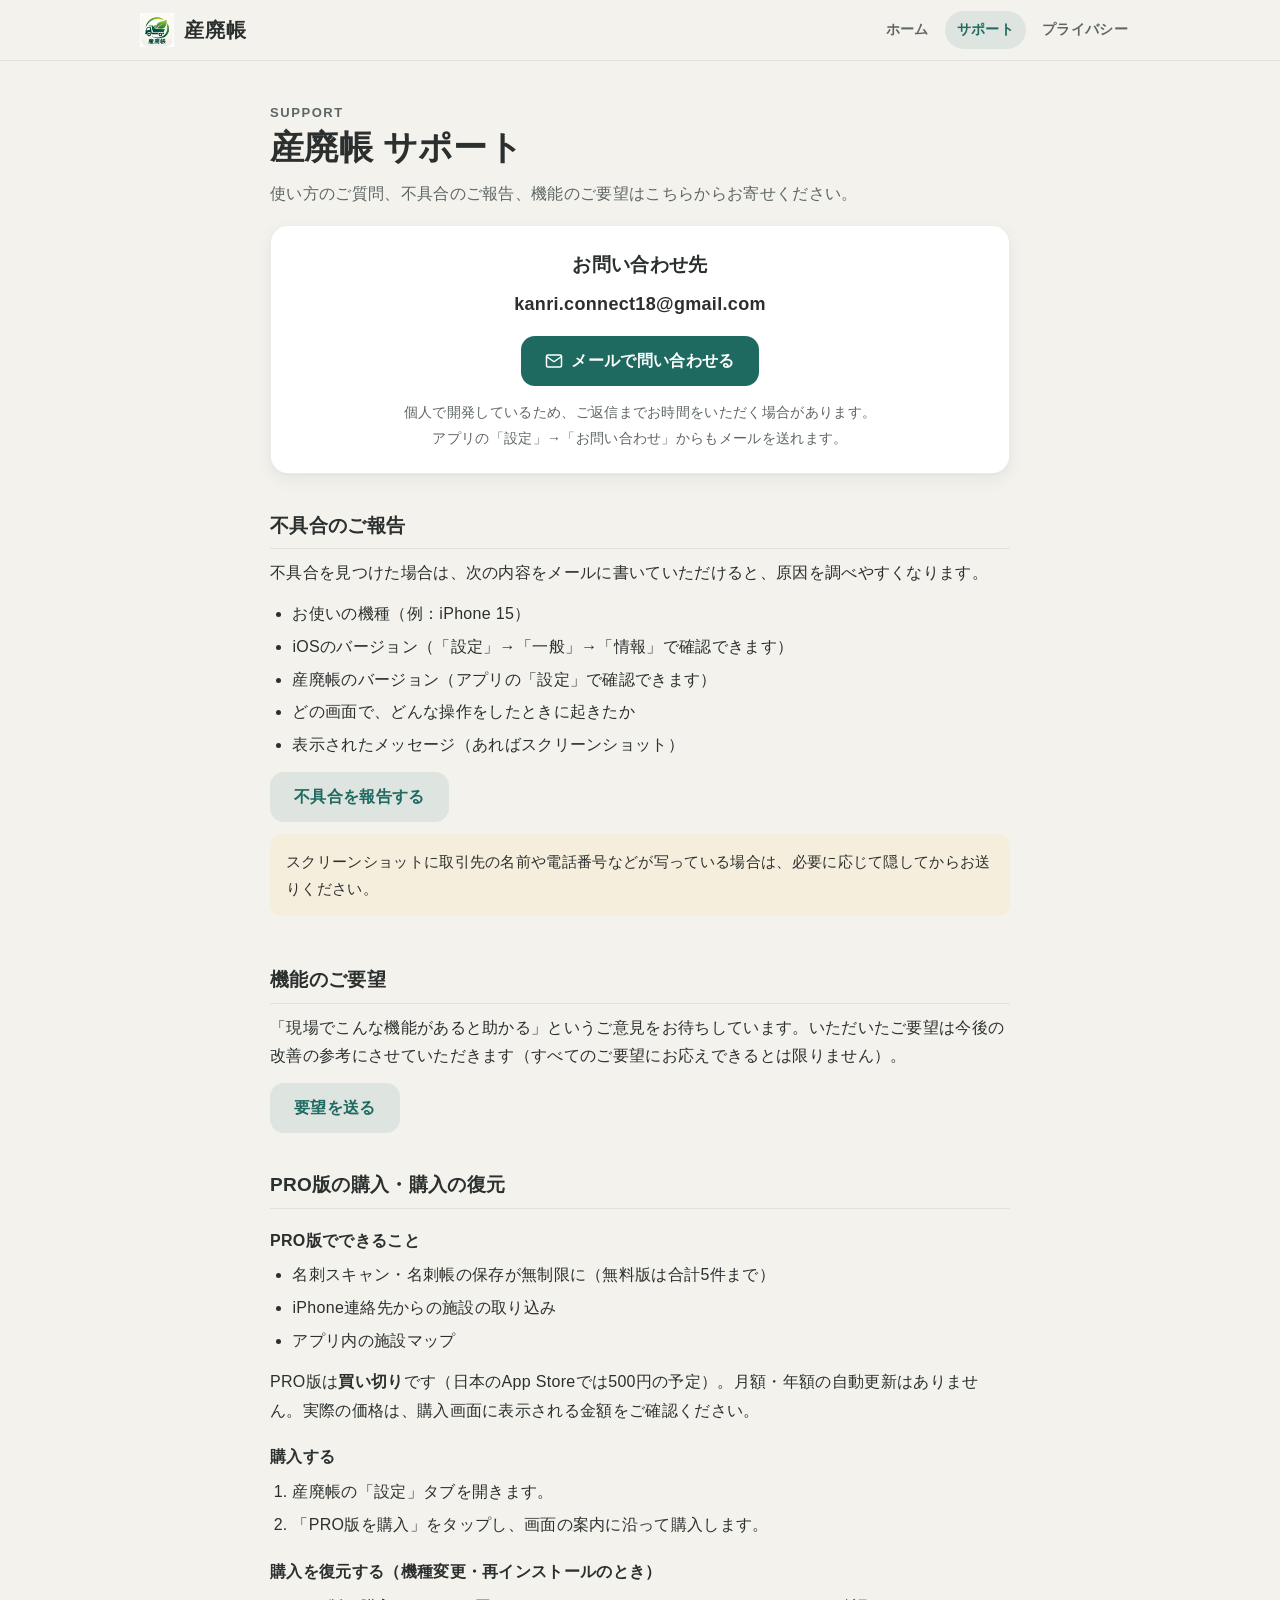
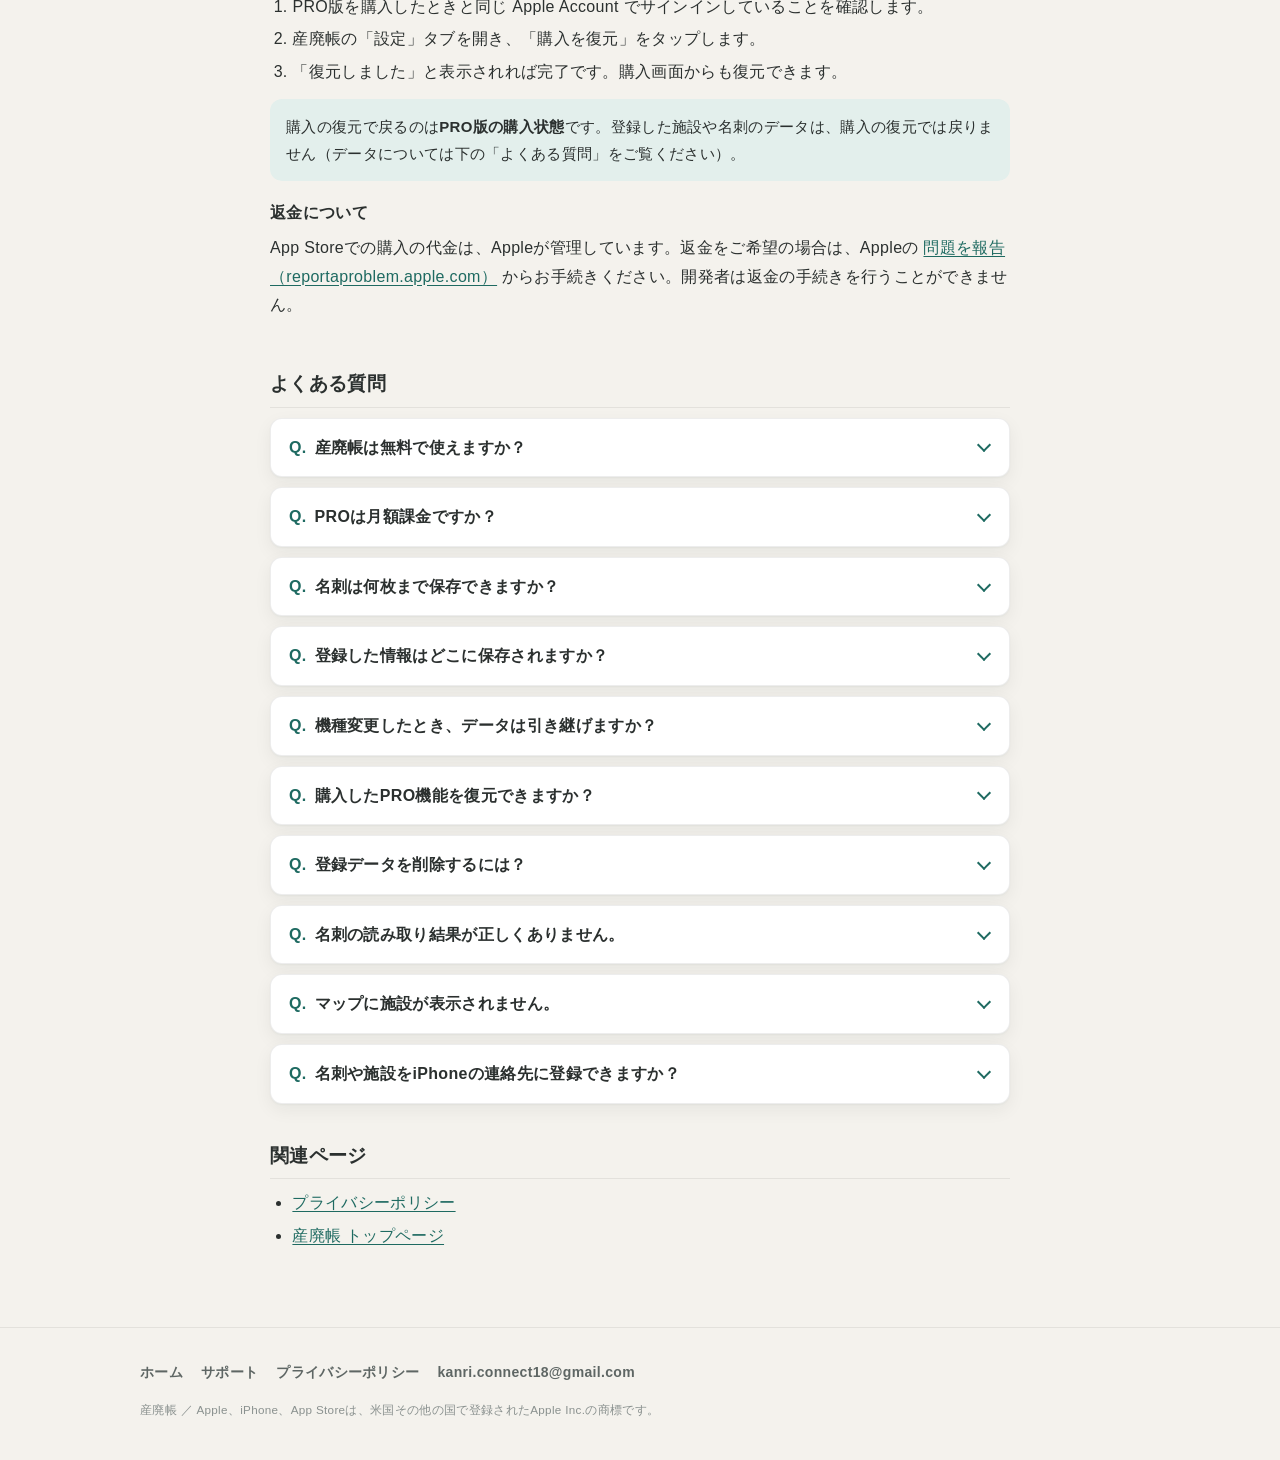
<file: support.html>
<!DOCTYPE html>
<html lang="ja">
<head>
  <meta charset="UTF-8">
  <meta name="viewport" content="width=device-width, initial-scale=1">
  <title>サポート・お問い合わせ｜産廃帳</title>
  <meta name="description" content="iPhoneアプリ「産廃帳」のサポートページです。よくある質問、PRO版の購入・復元、不具合のご報告、機能のご要望はこちら。">
  <meta name="theme-color" content="#F4F2ED">
  <link rel="icon" type="image/png" href="assets/app-icon.png">
  <link rel="apple-touch-icon" href="assets/app-icon.png">
  <link rel="stylesheet" href="assets/style.css">
</head>
<body>
  <a class="skip-link" href="#main">本文へ移動</a>

  <header class="site-header">
    <div class="container">
      <a class="brand" href="./"><img src="assets/app-icon.png" alt="" width="34" height="34"><span>産廃帳</span></a>
      <nav class="site-nav" aria-label="サイト内">
        <a href="./">ホーム</a>
        <a href="support.html" aria-current="page">サポート</a>
        <a href="privacy.html">プライバシー</a>
      </nav>
    </div>
  </header>

  <main id="main" class="container narrow">
    <div class="page-head">
      <p class="eyebrow">SUPPORT</p>
      <h1>産廃帳 サポート</h1>
      <p>使い方のご質問、不具合のご報告、機能のご要望はこちらからお寄せください。</p>
    </div>

    <!-- お問い合わせ -->
    <section class="card contact-card" id="contact">
      <h2 style="margin:0;font-size:19px;">お問い合わせ先</h2>
      <p class="mail">kanri.connect18@gmail.com</p>
      <div class="button-row" style="margin-top:16px;">
        <a class="btn btn-primary" href="mailto:kanri.connect18@gmail.com?subject=%E3%80%90%E7%94%A3%E5%BB%83%E5%B8%B3%E3%80%91%E3%81%8A%E5%95%8F%E3%81%84%E5%90%88%E3%82%8F%E3%81%9B">
          <svg viewBox="0 0 24 24" fill="none" stroke="currentColor" stroke-width="2" stroke-linecap="round" stroke-linejoin="round" aria-hidden="true"><rect x="2" y="4" width="20" height="16" rx="2"/><path d="M22 6l-10 7L2 6"/></svg>
          メールで問い合わせる
        </a>
      </div>
      <p style="margin:14px 0 0;font-size:14px;color:var(--text-sub);">個人で開発しているため、ご返信までお時間をいただく場合があります。<br>アプリの「設定」→「お問い合わせ」からもメールを送れます。</p>
    </section>

    <article class="doc">
      <!-- 不具合 -->
      <section id="bug">
        <h2>不具合のご報告</h2>
        <p>不具合を見つけた場合は、次の内容をメールに書いていただけると、原因を調べやすくなります。</p>
        <ul>
          <li>お使いの機種（例：iPhone 15）</li>
          <li>iOSのバージョン（「設定」→「一般」→「情報」で確認できます）</li>
          <li>産廃帳のバージョン（アプリの「設定」で確認できます）</li>
          <li>どの画面で、どんな操作をしたときに起きたか</li>
          <li>表示されたメッセージ（あればスクリーンショット）</li>
        </ul>
        <div class="button-row" style="justify-content:flex-start;margin-top:8px;">
          <a class="btn btn-secondary" href="mailto:kanri.connect18@gmail.com?subject=%E3%80%90%E7%94%A3%E5%BB%83%E5%B8%B3%E3%80%91%E4%B8%8D%E5%85%B7%E5%90%88%E3%81%AE%E3%81%94%E5%A0%B1%E5%91%8A&amp;body=%E2%96%A0%E6%A9%9F%E7%A8%AE%EF%BC%9A%0A%E2%96%A0iOS%E3%81%AE%E3%83%90%E3%83%BC%E3%82%B8%E3%83%A7%E3%83%B3%EF%BC%9A%0A%E2%96%A0%E7%94%A3%E5%BB%83%E5%B8%B3%E3%81%AE%E3%83%90%E3%83%BC%E3%82%B8%E3%83%A7%E3%83%B3%EF%BC%9A%0A%E2%96%A0%E8%B5%B7%E3%81%8D%E3%81%9F%E3%81%93%E3%81%A8%EF%BC%88%E7%94%BB%E9%9D%A2%E3%83%BB%E6%93%8D%E4%BD%9C%EF%BC%89%EF%BC%9A%0A">不具合を報告する</a>
        </div>
        <div class="note amber">スクリーンショットに取引先の名前や電話番号などが写っている場合は、必要に応じて隠してからお送りください。</div>
      </section>

      <!-- 要望 -->
      <section id="request">
        <h2>機能のご要望</h2>
        <p>「現場でこんな機能があると助かる」というご意見をお待ちしています。いただいたご要望は今後の改善の参考にさせていただきます（すべてのご要望にお応えできるとは限りません）。</p>
        <div class="button-row" style="justify-content:flex-start;margin-top:8px;">
          <a class="btn btn-secondary" href="mailto:kanri.connect18@gmail.com?subject=%E3%80%90%E7%94%A3%E5%BB%83%E5%B8%B3%E3%80%91%E6%A9%9F%E8%83%BD%E3%81%AE%E3%81%94%E8%A6%81%E6%9C%9B">要望を送る</a>
        </div>
      </section>

      <!-- PRO -->
      <section id="pro">
        <h2>PRO版の購入・購入の復元</h2>
        <h3>PRO版でできること</h3>
        <ul>
          <li>名刺スキャン・名刺帳の保存が無制限に（無料版は合計5件まで）</li>
          <li>iPhone連絡先からの施設の取り込み</li>
          <li>アプリ内の施設マップ</li>
        </ul>
        <p>PRO版は<strong>買い切り</strong>です（日本のApp Storeでは500円の予定）。月額・年額の自動更新はありません。実際の価格は、購入画面に表示される金額をご確認ください。</p>
        <h3>購入する</h3>
        <ol>
          <li>産廃帳の「設定」タブを開きます。</li>
          <li>「PRO版を購入」をタップし、画面の案内に沿って購入します。</li>
        </ol>
        <h3>購入を復元する（機種変更・再インストールのとき）</h3>
        <ol>
          <li>PRO版を購入したときと同じ Apple Account でサインインしていることを確認します。</li>
          <li>産廃帳の「設定」タブを開き、「購入を復元」をタップします。</li>
          <li>「復元しました」と表示されれば完了です。購入画面からも復元できます。</li>
        </ol>
        <div class="note">購入の復元で戻るのは<strong>PRO版の購入状態</strong>です。登録した施設や名刺のデータは、購入の復元では戻りません（データについては下の「よくある質問」をご覧ください）。</div>
        <h3>返金について</h3>
        <p>App Storeでの購入の代金は、Appleが管理しています。返金をご希望の場合は、Appleの <a href="https://reportaproblem.apple.com/" target="_blank" rel="noopener">問題を報告（reportaproblem.apple.com）</a> からお手続きください。開発者は返金の手続きを行うことができません。</p>
      </section>

      <!-- FAQ -->
      <section id="faq">
        <h2>よくある質問</h2>
        <div class="faq">
          <details>
            <summary>産廃帳は無料で使えますか？</summary>
            <div class="answer"><p>はい。施設の登録（件数無制限）、品目・単価の管理、検索、電話発信、経路案内、iPhone連絡先への登録などの基本機能は無料で使えます。名刺の保存無制限・連絡先からの取り込み・アプリ内マップは、PRO版（買い切り）で使えるようになります。</p></div>
          </details>
          <details>
            <summary>PROは月額課金ですか？</summary>
            <div class="answer"><p>いいえ。一度購入すればずっと使える買い切り型です。自動で更新・請求されることはありません。</p></div>
          </details>
          <details>
            <summary>名刺は何枚まで保存できますか？</summary>
            <div class="answer">
              <p>無料版は<strong>合計5件</strong>まで、PRO版は無制限です。</p>
              <p>無料版の5件は「これまでに保存した名刺の合計」で数えます。名刺を削除しても、保存できる件数は戻りません。</p>
            </div>
          </details>
          <details>
            <summary>登録した情報はどこに保存されますか？</summary>
            <div class="answer">
              <p>お使いのiPhoneの中（産廃帳のアプリ専用の領域）に保存されます。開発者のサーバーには送られず、開発者が内容を見ることはできません。</p>
              <p>産廃帳にはiCloud同期の機能はありません。そのため、ほかのiPhoneやiPadとデータを共有することはできません。iPhoneのiCloudバックアップやパソコンへのバックアップを使っている場合は、そのバックアップにデータが含まれることがあります。</p>
            </div>
          </details>
          <details>
            <summary>機種変更したとき、データは引き継げますか？</summary>
            <div class="answer"><p>産廃帳には、データを書き出して移す機能はありません。iPhoneのバックアップからの復元や「クイックスタート」による移行でアプリのデータが引き継がれる場合がありますが、すべての環境での動作は確認できていません。大切なデータは、機種変更の前に念のため控えを取っておくことをおすすめします。</p></div>
          </details>
          <details>
            <summary>購入したPRO機能を復元できますか？</summary>
            <div class="answer"><p>はい。購入時と同じ Apple Account でサインインした状態で、「設定」タブの「購入を復元」をタップしてください。詳しくは上の <a href="#pro">PRO版の購入・購入の復元</a> をご覧ください。</p></div>
          </details>
          <details>
            <summary>登録データを削除するには？</summary>
            <div class="answer">
              <p><strong>施設：</strong>「電話帳」で施設を開き、「この施設を削除」をタップします（一覧で施設を長押しして「削除」でも削除できます）。品目・単価、電話番号、住所もあわせて削除されます。</p>
              <p><strong>名刺：</strong>「名刺帳」で名刺を開き、「この名刺を削除」をタップします。名刺の画像もあわせて削除されます。</p>
              <p><strong>すべて：</strong>一括削除の機能はありません。iPhoneのホーム画面で産廃帳のアイコンを長押しし、「Appを削除」を選ぶと、アプリ内のデータがすべて削除されます。削除したデータは元に戻せません。</p>
            </div>
          </details>
          <details>
            <summary>名刺の読み取り結果が正しくありません。</summary>
            <div class="answer">
              <p>読み取った文字は、保存する前の確認画面で修正できます。明るい場所で、名刺全体が画面に収まるように撮影すると読み取りやすくなります。デザイン性の高い名刺や縦書きの名刺は、うまく読み取れない場合があります。</p>
            </div>
          </details>
          <details>
            <summary>マップに施設が表示されません。</summary>
            <div class="answer">
              <p>マップはPRO版の機能です。施設のメイン住所を保存すると、地図上の位置が自動で設定されます。位置の取得には通信が必要です。うまく設定されなかった場合は、施設の編集画面で位置を検索し直すか、手動で設定してください。</p>
            </div>
          </details>
          <details>
            <summary>名刺や施設をiPhoneの連絡先に登録できますか？</summary>
            <div class="answer"><p>はい（無料）。名刺や施設の詳細画面から、iPhoneの連絡先に登録できます。登録前にiOSの画面で内容を確認できます。品目・単価やメモは連絡先には登録されません。</p></div>
          </details>
        </div>
      </section>

      <section id="links">
        <h2>関連ページ</h2>
        <ul>
          <li><a href="privacy.html">プライバシーポリシー</a></li>
          <li><a href="./">産廃帳 トップページ</a></li>
        </ul>
      </section>
    </article>
  </main>

  <footer class="site-footer">
    <div class="container">
      <nav class="footer-nav" aria-label="フッター">
        <a href="./">ホーム</a>
        <a href="support.html">サポート</a>
        <a href="privacy.html">プライバシーポリシー</a>
        <a href="mailto:kanri.connect18@gmail.com">kanri.connect18@gmail.com</a>
      </nav>
      <small>産廃帳 ／ Apple、iPhone、App Storeは、米国その他の国で登録されたApple Inc.の商標です。</small>
    </div>
  </footer>
</body>
</html>
</file>
<file: assets/style.css>
/* =========================================================
   産廃帳 公式サイト
   アプリと同じ配色：オフホワイトの背景・白いカード・深いティール
   外部フォント・外部スクリプトは使用していません（閲覧者の情報を外部に送らないため）
   ========================================================= */

:root {
  --bg: #F4F2ED;
  --card: #FFFFFF;
  --inset: #F7F6F2;
  --text: #2B302F;
  --text-sub: #5E6664;
  --text-faint: #8A918F;
  --line: rgba(0, 0, 0, 0.07);
  --accent: #1E6A61;
  --accent-deep: #17524B;
  --accent-soft: #E3EFEC;
  --accent-tint: rgba(30, 106, 97, 0.10);
  --amber: #BF8A2E;
  --amber-soft: #F6EEDC;
  --on-accent: #FFFFFF;
  --radius: 18px;
  --radius-sm: 12px;
  --shadow: 0 6px 18px rgba(20, 40, 36, 0.06), 0 1px 2px rgba(20, 40, 36, 0.04);
  --font: -apple-system, BlinkMacSystemFont, "Hiragino Sans", "Hiragino Kaku Gothic ProN", "Noto Sans JP", "Yu Gothic", "Meiryo", sans-serif;
  --font-brand: "Hiragino Mincho ProN", "Yu Mincho", "YuMincho", "Noto Serif JP", serif;
  --max: 1040px;
  --gutter: 20px;
}

@media (prefers-color-scheme: dark) {
  :root {
    --bg: #0E1211;
    --card: #191E1D;
    --inset: #222827;
    --text: #E8ECEB;
    --text-sub: #B3BCBA;
    --text-faint: #87908E;
    --line: rgba(255, 255, 255, 0.08);
    --accent: #6DC2B5;
    --accent-deep: #8FD3C7;
    --accent-soft: #1D2E2B;
    --accent-tint: rgba(109, 194, 181, 0.14);
    --amber: #E8BB5E;
    --amber-soft: #2E281B;
    --on-accent: #0B1312;
    --shadow: 0 6px 18px rgba(0, 0, 0, 0.35);
  }
}

*,
*::before,
*::after { box-sizing: border-box; }

html { -webkit-text-size-adjust: 100%; scroll-behavior: smooth; }

body {
  margin: 0;
  background: var(--bg);
  color: var(--text);
  font-family: var(--font);
  font-size: 16px;
  line-height: 1.8;
  letter-spacing: 0.02em;
  -webkit-font-smoothing: antialiased;
  overflow-wrap: anywhere;
}

img { max-width: 100%; height: auto; display: block; }

a { color: var(--accent); text-underline-offset: 3px; }
a:hover { color: var(--accent-deep); }

:focus-visible { outline: 3px solid var(--accent); outline-offset: 2px; border-radius: 6px; }

.container { width: 100%; max-width: var(--max); margin: 0 auto; padding: 0 var(--gutter); }
.container.narrow { max-width: 780px; }

.skip-link {
  position: absolute; left: -9999px; top: 8px;
  background: var(--card); padding: 8px 14px; border-radius: 8px; z-index: 100;
}
.skip-link:focus { left: 12px; }

/* ---------- Header ---------- */

.site-header {
  position: sticky; top: 0; z-index: 50;
  background: color-mix(in srgb, var(--bg) 88%, transparent);
  -webkit-backdrop-filter: saturate(160%) blur(14px);
  backdrop-filter: saturate(160%) blur(14px);
  border-bottom: 1px solid var(--line);
}
.site-header .container {
  display: flex; align-items: center; justify-content: space-between;
  gap: 12px; min-height: 60px;
}
.brand {
  display: inline-flex; align-items: center; gap: 10px;
  color: var(--text); text-decoration: none; flex-shrink: 0;
}
.brand img { width: 34px; height: 34px; }
.brand span { font-family: var(--font-brand); font-weight: 700; font-size: 20px; letter-spacing: 0.06em; }

.site-nav { display: flex; gap: 4px; flex-wrap: wrap; justify-content: flex-end; }
.site-nav a {
  color: var(--text-sub); text-decoration: none; font-size: 14px; font-weight: 600;
  padding: 6px 12px; border-radius: 999px; white-space: nowrap;
}
.site-nav a:hover { background: var(--accent-tint); color: var(--accent); }
.site-nav a[aria-current="page"] { background: var(--accent-tint); color: var(--accent); }

@media (max-width: 420px) {
  .brand span { display: none; }
  .site-nav a { padding: 6px 10px; font-size: 13px; }
}

/* ---------- Hero ---------- */

.hero { padding: 56px 0 36px; text-align: center; }
.hero .app-icon { width: 120px; height: 120px; margin: 0 auto 22px; }
.hero h1 {
  font-family: var(--font-brand); font-size: clamp(40px, 9vw, 56px);
  line-height: 1.2; margin: 0 0 6px; letter-spacing: 0.08em;
}
.hero .catch { font-size: clamp(20px, 4.6vw, 26px); font-weight: 700; margin: 10px 0 8px; line-height: 1.5; }
.hero .sub { color: var(--text-sub); margin: 0 auto; max-width: 560px; }
.hero .badges { display: flex; flex-wrap: wrap; gap: 8px; justify-content: center; margin-top: 22px; }

.chip {
  display: inline-flex; align-items: center; gap: 6px;
  font-size: 13px; font-weight: 700; color: var(--accent);
  background: var(--accent-tint); padding: 5px 12px; border-radius: 999px;
}
.chip.amber { color: var(--amber); background: var(--amber-soft); }

.status-note { margin-top: 18px; font-size: 14px; color: var(--text-faint); }

/* ---------- Buttons ---------- */

.button-row { display: flex; flex-wrap: wrap; gap: 12px; justify-content: center; margin-top: 26px; }
.btn {
  display: inline-flex; align-items: center; justify-content: center; gap: 8px;
  min-height: 50px; padding: 0 24px; border-radius: 14px;
  font-weight: 700; font-size: 16px; text-decoration: none;
  transition: transform 0.15s ease, background 0.15s ease;
}
.btn:active { transform: scale(0.98); }
.btn-primary { background: var(--accent); color: var(--on-accent); }
.btn-primary:hover { background: var(--accent-deep); color: var(--on-accent); }
.btn-secondary { background: var(--accent-tint); color: var(--accent); }
.btn-secondary:hover { background: var(--accent-soft); color: var(--accent-deep); }
.btn svg { width: 18px; height: 18px; flex-shrink: 0; }

@media (max-width: 480px) {
  .button-row .btn { width: 100%; }
}

/* ---------- Sections ---------- */

.section { padding: 40px 0; }
.section-title { font-size: clamp(22px, 5vw, 28px); margin: 0 0 6px; line-height: 1.4; }
.section-lead { color: var(--text-sub); margin: 0 0 24px; }
.eyebrow { font-size: 13px; font-weight: 700; color: var(--accent); letter-spacing: 0.12em; margin: 0 0 6px; }

.card {
  background: var(--card); border-radius: var(--radius);
  border: 1px solid var(--line); box-shadow: var(--shadow);
  padding: 22px;
}

/* 機能紹介 */
.feature-grid { display: grid; grid-template-columns: 1fr; gap: 14px; }
@media (min-width: 640px) { .feature-grid { grid-template-columns: repeat(2, 1fr); } }
@media (min-width: 960px) { .feature-grid { grid-template-columns: repeat(3, 1fr); } }

.feature { display: flex; gap: 14px; align-items: flex-start; }
.feature .icon {
  flex-shrink: 0; width: 44px; height: 44px; border-radius: 12px;
  background: var(--accent-tint); color: var(--accent);
  display: grid; place-items: center;
}
.feature .icon svg { width: 22px; height: 22px; }
.feature h3 { font-size: 16px; margin: 0 0 4px; line-height: 1.5; }
.feature p { margin: 0; font-size: 14px; color: var(--text-sub); line-height: 1.7; }
.feature .chip { font-size: 11px; padding: 2px 8px; margin-left: 4px; vertical-align: 2px; }

/* 現場目線 */
.story { display: grid; gap: 18px; align-items: center; }
.story p { margin: 0; }
.story .quote {
  font-size: 18px; font-weight: 700; line-height: 1.7;
  border-left: 4px solid var(--accent); padding-left: 16px;
}

/* 料金 */
.plan-grid { display: grid; grid-template-columns: 1fr; gap: 14px; }
@media (min-width: 720px) { .plan-grid { grid-template-columns: 1fr 1fr; } }
.plan h3 { margin: 0; font-size: 20px; }
.plan .price { font-size: 28px; font-weight: 800; margin: 6px 0 2px; }
.plan .price small { font-size: 14px; font-weight: 600; color: var(--text-sub); margin-left: 4px; }
.plan .price-note { font-size: 13px; color: var(--text-faint); margin: 0 0 12px; }
.plan.pro { border: 2px solid var(--accent); }
.plan ul { list-style: none; padding: 0; margin: 0; }
.plan li { position: relative; padding: 7px 0 7px 28px; border-top: 1px solid var(--line); font-size: 15px; }
.plan li::before {
  content: ""; position: absolute; left: 2px; top: 13px; width: 16px; height: 16px; border-radius: 50%;
  background: var(--accent-tint)
    url("data:image/svg+xml,%3Csvg xmlns='http://www.w3.org/2000/svg' viewBox='0 0 16 16'%3E%3Cpath d='M4.2 8.3l2.4 2.4 5-5' fill='none' stroke='%231E6A61' stroke-width='2' stroke-linecap='round' stroke-linejoin='round'/%3E%3C/svg%3E") center/12px no-repeat;
}

/* 安心ポイント */
.trust-grid { display: grid; grid-template-columns: 1fr; gap: 12px; }
@media (min-width: 720px) { .trust-grid { grid-template-columns: repeat(3, 1fr); } }
.trust h3 { margin: 0 0 4px; font-size: 16px; }
.trust p { margin: 0; font-size: 14px; color: var(--text-sub); }

/* リンクカード */
.link-grid { display: grid; grid-template-columns: 1fr; gap: 12px; }
@media (min-width: 640px) { .link-grid { grid-template-columns: 1fr 1fr; } }
.link-card {
  display: flex; align-items: center; justify-content: space-between; gap: 12px;
  text-decoration: none; color: var(--text);
}
.link-card:hover { color: var(--text); border-color: var(--accent); }
.link-card strong { display: block; font-size: 17px; }
.link-card span { font-size: 14px; color: var(--text-sub); }
.link-card .arrow { color: var(--accent); font-size: 22px; flex-shrink: 0; }

/* ---------- Document pages（プライバシーポリシー・サポート） ---------- */

.page-head { padding: 40px 0 16px; }
.page-head h1 { font-size: clamp(26px, 6vw, 34px); margin: 0 0 8px; line-height: 1.4; }
.page-head p { margin: 0; color: var(--text-sub); }

.toc ol { margin: 0; padding-left: 1.4em; columns: 1; }
@media (min-width: 720px) { .toc ol { columns: 2; column-gap: 32px; } }
.toc li { font-size: 14px; padding: 2px 0; break-inside: avoid; }
.toc a { text-decoration: none; }
.toc a:hover { text-decoration: underline; }

.doc { padding-bottom: 24px; }
.doc section { padding-top: 8px; scroll-margin-top: 76px; }
.doc h2 {
  font-size: 19px; margin: 30px 0 10px; line-height: 1.5;
  padding-bottom: 8px; border-bottom: 1px solid var(--line);
}
.doc h3 { font-size: 16px; margin: 18px 0 6px; }
.doc p { margin: 0 0 12px; }
.doc ul, .doc ol { margin: 0 0 12px; padding-left: 1.4em; }
.doc li { margin: 4px 0; }
.doc .note {
  background: var(--accent-soft); border-radius: var(--radius-sm);
  padding: 14px 16px; margin: 12px 0; font-size: 15px;
}
.doc .note.amber { background: var(--amber-soft); }

.table-wrap { overflow-x: auto; margin: 0 0 14px; border-radius: var(--radius-sm); border: 1px solid var(--line); background: var(--card); }
table { width: 100%; border-collapse: collapse; font-size: 14px; min-width: 520px; }
th, td { text-align: left; vertical-align: top; padding: 10px 12px; border-bottom: 1px solid var(--line); line-height: 1.6; }
th { background: var(--inset); font-weight: 700; white-space: nowrap; }
tr:last-child td { border-bottom: 0; }

.dates { margin-top: 28px; font-size: 14px; color: var(--text-sub); text-align: right; }

/* FAQ */
.faq { display: grid; gap: 10px; }
.faq details {
  background: var(--card); border: 1px solid var(--line); border-radius: var(--radius-sm);
  box-shadow: var(--shadow); padding: 0 18px;
}
.faq summary {
  cursor: pointer; list-style: none; font-weight: 700; padding: 16px 28px 16px 0; position: relative;
  line-height: 1.6;
}
.faq summary::-webkit-details-marker { display: none; }
.faq summary::before { content: "Q."; color: var(--accent); margin-right: 8px; }
.faq summary::after {
  content: ""; position: absolute; right: 2px; top: 50%; width: 10px; height: 10px; margin-top: -7px;
  border-right: 2px solid var(--accent); border-bottom: 2px solid var(--accent); transform: rotate(45deg);
  transition: transform 0.2s ease;
}
.faq details[open] summary::after { transform: rotate(-135deg); margin-top: -2px; }
.faq .answer { padding: 0 0 16px; color: var(--text); }
.faq .answer p { margin: 0 0 8px; }
.faq .answer ol, .faq .answer ul { margin: 0 0 8px; padding-left: 1.4em; }

.contact-card { text-align: center; }
.contact-card .mail { font-size: 18px; font-weight: 700; margin: 6px 0 0; word-break: break-all; }

/* ---------- Footer ---------- */

.site-footer { margin-top: 40px; padding: 32px 0 40px; border-top: 1px solid var(--line); font-size: 14px; color: var(--text-sub); }
.site-footer .container { display: grid; gap: 14px; }
.footer-nav { display: flex; flex-wrap: wrap; gap: 6px 18px; }
.footer-nav a { color: var(--text-sub); text-decoration: none; font-weight: 600; }
.footer-nav a:hover { color: var(--accent); }
.site-footer small { color: var(--text-faint); }

/* スマートフォンでは表を縦積みにして横スクロールをなくす */
@media (max-width: 600px) {
  .table-wrap { overflow: visible; }
  table { min-width: 0; }
  thead { display: none; }
  tr { display: block; padding: 10px 14px; border-bottom: 1px solid var(--line); }
  tr:last-child { border-bottom: 0; }
  td { display: block; padding: 3px 0; border: 0; }
  td:first-child { font-weight: 700; font-size: 15px; padding-bottom: 4px; }
  td[data-label]:not(:first-child)::before {
    content: attr(data-label); display: inline-block; min-width: 4.5em; margin-right: 8px;
    font-size: 12px; font-weight: 700; color: var(--accent);
  }
}
</file>
